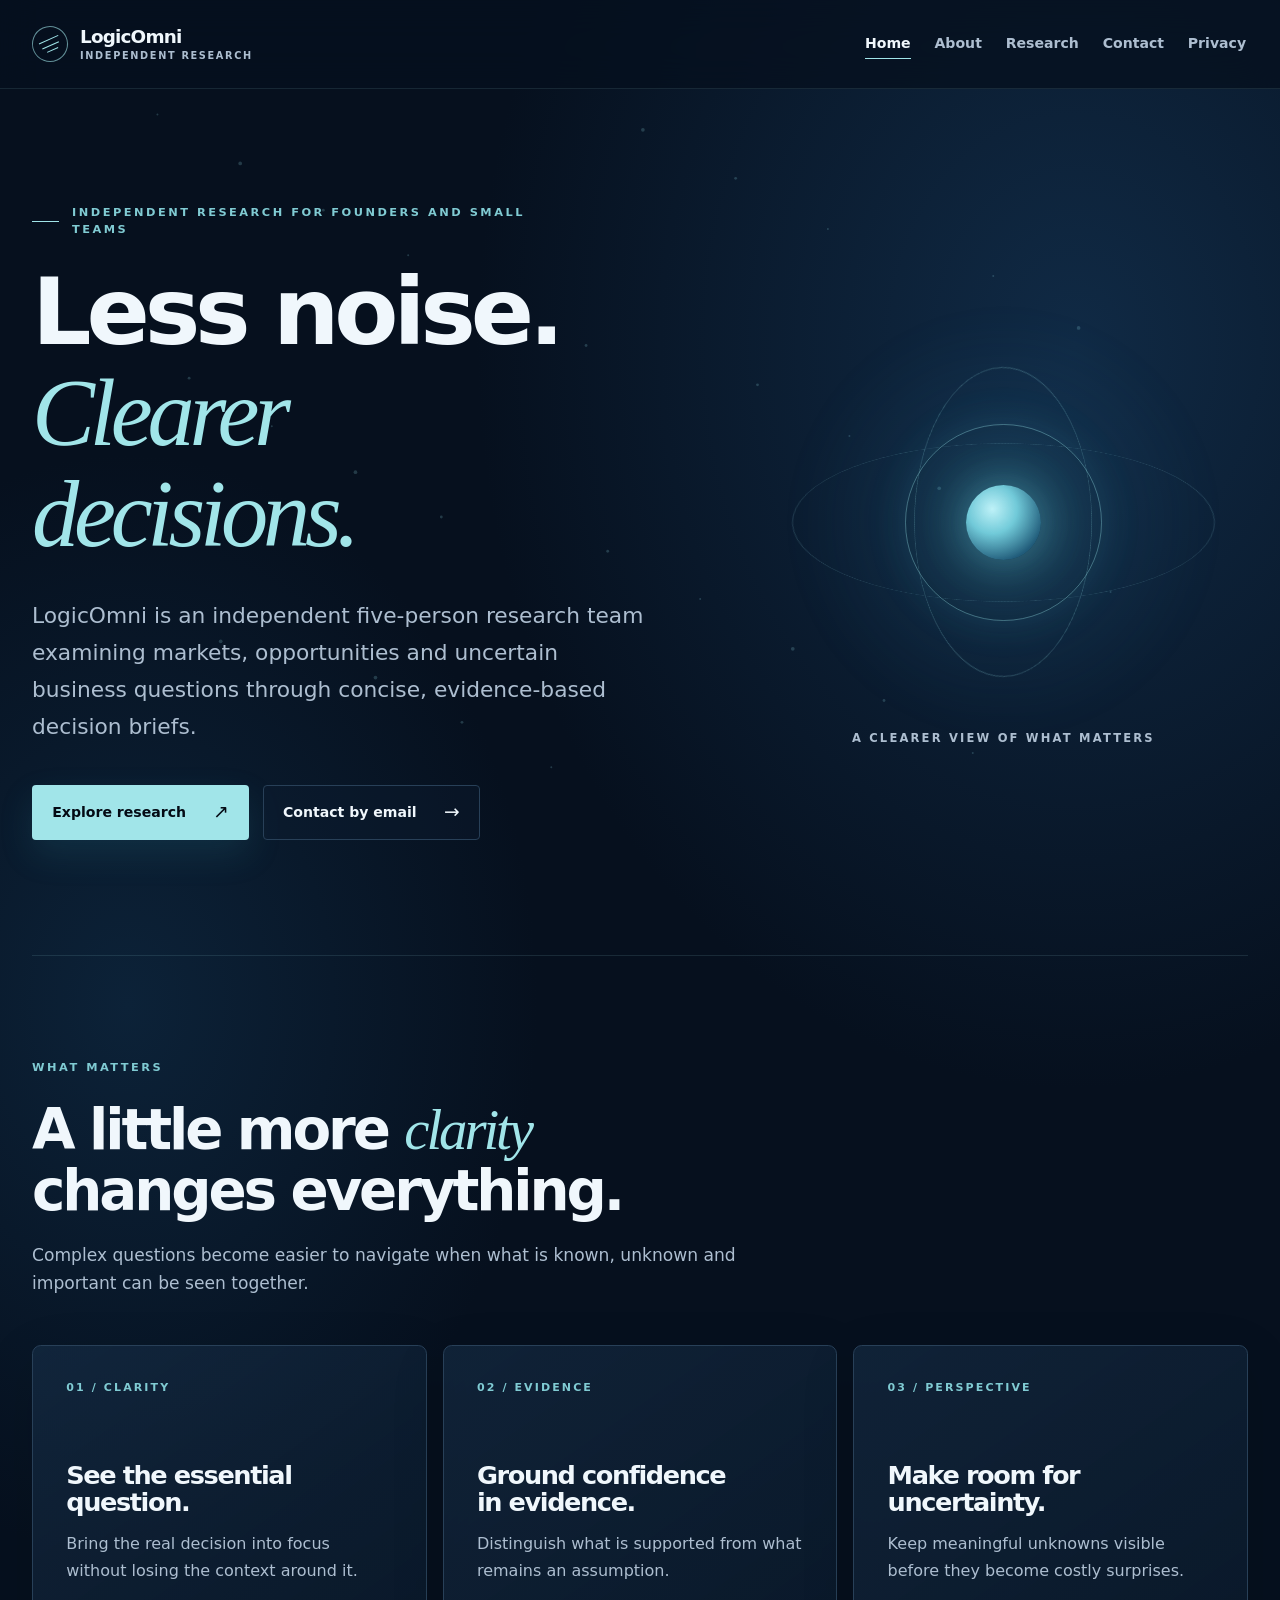
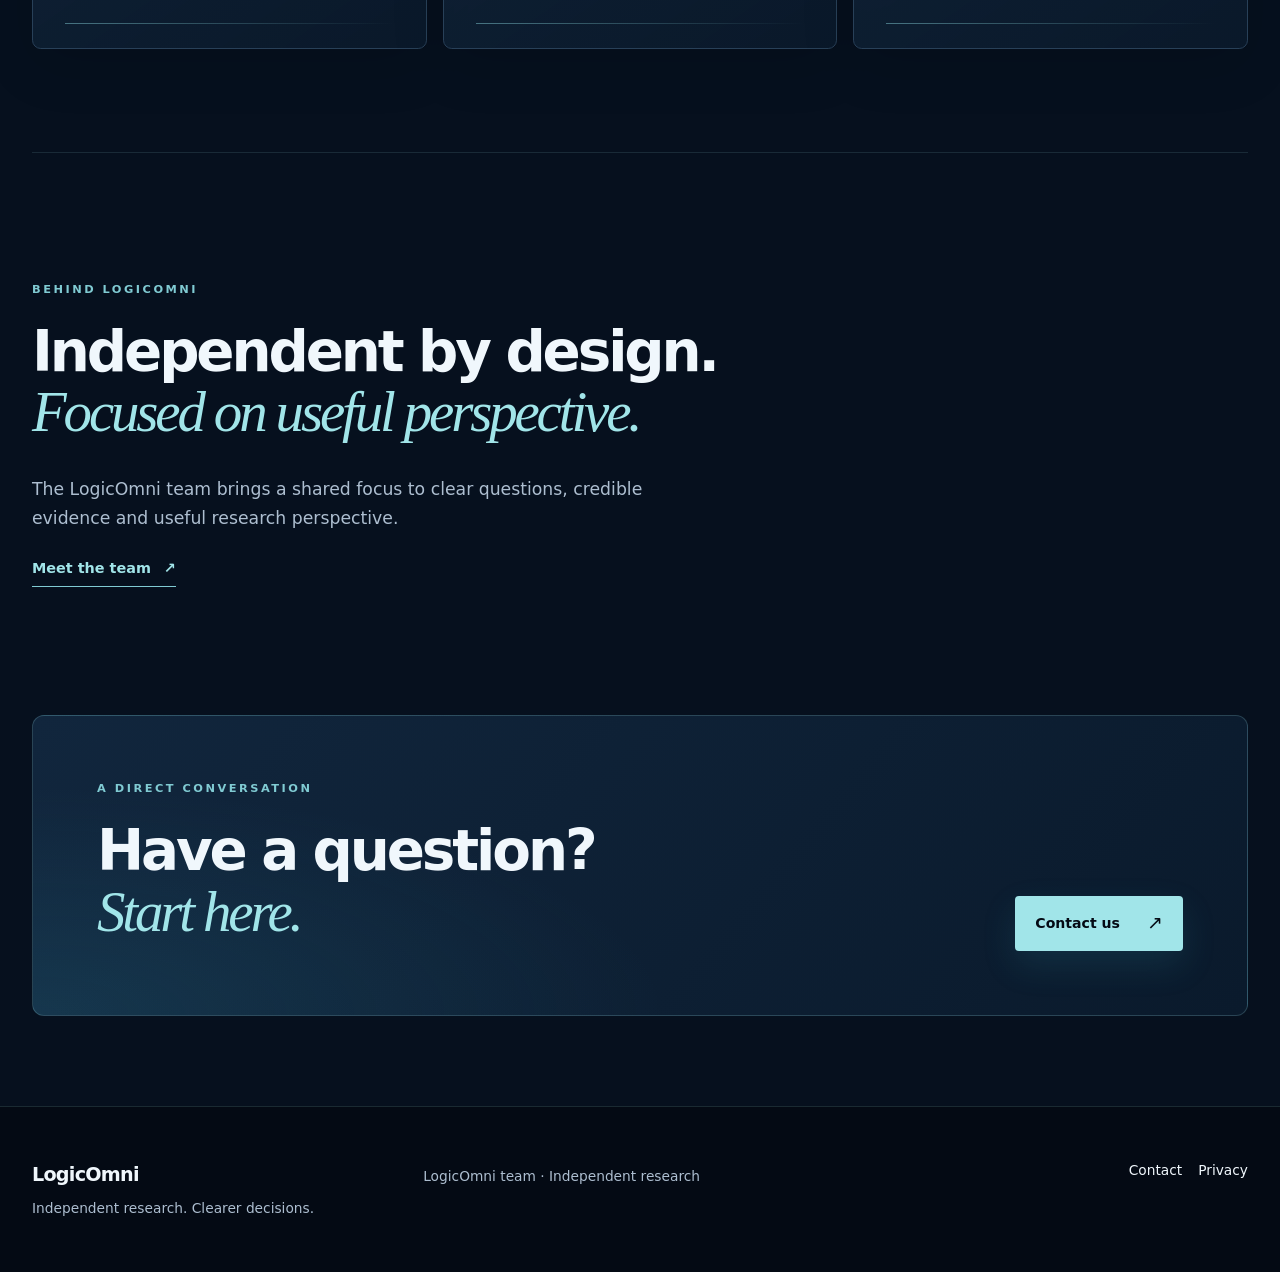
<file: public/index.html>
<!doctype html>
<html lang="en">
<head>
  <meta charset="utf-8">
  <meta name="viewport" content="width=device-width, initial-scale=1">
  <meta name="description" content="An independent research team for founders and small teams examining markets, opportunities and uncertain business decisions.">
  <meta name="referrer" content="no-referrer">
  <title>Independent research for clearer decisions — LogicOmni</title>
  <link rel="canonical" href="https://logicomni.com/">
  <meta property="og:type" content="website">
  <meta property="og:site_name" content="LogicOmni">
  <meta property="og:title" content="Independent research for clearer decisions — LogicOmni">
  <meta property="og:description" content="Independent team research for founders and small teams examining markets, opportunities and uncertain business decisions.">
  <meta property="og:url" content="https://logicomni.com/">
  <meta name="twitter:card" content="summary">
  <meta name="twitter:title" content="Independent research for clearer decisions — LogicOmni">
  <meta name="twitter:description" content="Independent team research for founders and small teams examining markets, opportunities and uncertain business decisions.">
  <link rel="icon" type="image/svg+xml" href="favicon.svg">
  <link rel="stylesheet" href="styles.css">
  <script src="motion.js" defer></script>
</head>
<body>
  <canvas class="ambient-canvas" aria-hidden="true"></canvas>
  <a class="skip-link" href="#main">Skip to content</a>
  <header class="site-header">
    <div class="shell nav-shell">
      <a class="brand" href="index.html" aria-label="LogicOmni home"><span class="brand-mark" aria-hidden="true"><i></i><i></i><i></i></span><span class="brand-word">LogicOmni<small>Independent research</small></span></a>
      <nav aria-label="Main navigation"><a href="index.html" aria-current="page">Home</a><a href="about.html">About</a><a href="research.html">Research</a><a href="contact.html">Contact</a><a href="privacy.html">Privacy</a></nav>
    </div>
  </header>
  <main id="main">
    <section class="hero shell" aria-labelledby="hero-title">
      <div class="hero-copy reveal">
        <p class="eyebrow"><span class="eyebrow-line" aria-hidden="true"></span> Independent research for founders and small teams</p>
        <h1 id="hero-title">Less noise.<br><em>Clearer decisions.</em></h1>
        <p class="hero-lead">LogicOmni is an independent five-person research team examining markets, opportunities and uncertain business questions through concise, evidence-based decision briefs.</p>
        <div class="hero-actions"><a class="button button-primary" href="research.html">Explore research <span aria-hidden="true">↗</span></a><a class="button button-quiet" href="contact.html">Contact by email <span aria-hidden="true">→</span></a></div>
      </div>
      <div class="hero-visual reveal delay-2" aria-hidden="true"><div class="orbit orbit-one"></div><div class="orbit orbit-two"></div><div class="orbit orbit-three"></div><div class="orb-core"></div><span class="visual-caption">A clearer view of what matters</span></div>
    </section>
    <section class="section shell" aria-labelledby="outcomes-title">
      <div class="section-heading reveal"><p class="eyebrow">What matters</p><h2 id="outcomes-title">A little more <em>clarity</em> changes everything.</h2><p>Complex questions become easier to navigate when what is known, unknown and important can be seen together.</p></div>
      <div class="card-grid">
        <article class="glass-card reveal delay-1" data-tilt><span class="card-index">01 / CLARITY</span><h3>See the essential question.</h3><p>Bring the real decision into focus without losing the context around it.</p><span class="card-line" aria-hidden="true"></span></article>
        <article class="glass-card reveal delay-2" data-tilt><span class="card-index">02 / EVIDENCE</span><h3>Ground confidence in evidence.</h3><p>Distinguish what is supported from what remains an assumption.</p><span class="card-line" aria-hidden="true"></span></article>
        <article class="glass-card reveal delay-3" data-tilt><span class="card-index">03 / PERSPECTIVE</span><h3>Make room for uncertainty.</h3><p>Keep meaningful unknowns visible before they become costly surprises.</p><span class="card-line" aria-hidden="true"></span></article>
      </div>
    </section>
    <section class="statement shell reveal" aria-labelledby="identity-title"><p class="eyebrow">Behind LogicOmni</p><h2 id="identity-title">Independent by design.<br><em>Focused on useful perspective.</em></h2><p>The LogicOmni team brings a shared focus to clear questions, credible evidence and useful research perspective.</p><a class="inline-arrow" href="about.html">Meet the team <span aria-hidden="true">↗</span></a></section>
    <section class="closing shell reveal" aria-labelledby="closing-title"><div><p class="eyebrow">A direct conversation</p><h2 id="closing-title">Have a question?<br><em>Start here.</em></h2></div><a class="button button-primary" href="contact.html">Contact us <span aria-hidden="true">↗</span></a></section>
  </main>
  <footer class="site-footer"><div class="shell footer-grid"><div><strong>LogicOmni</strong><p>Independent research. Clearer decisions.</p></div><div><p>LogicOmni team · Independent research</p></div><nav aria-label="Footer navigation"><a href="contact.html">Contact</a><a href="privacy.html">Privacy</a></nav></div></footer>
</body>
</html>
</file>
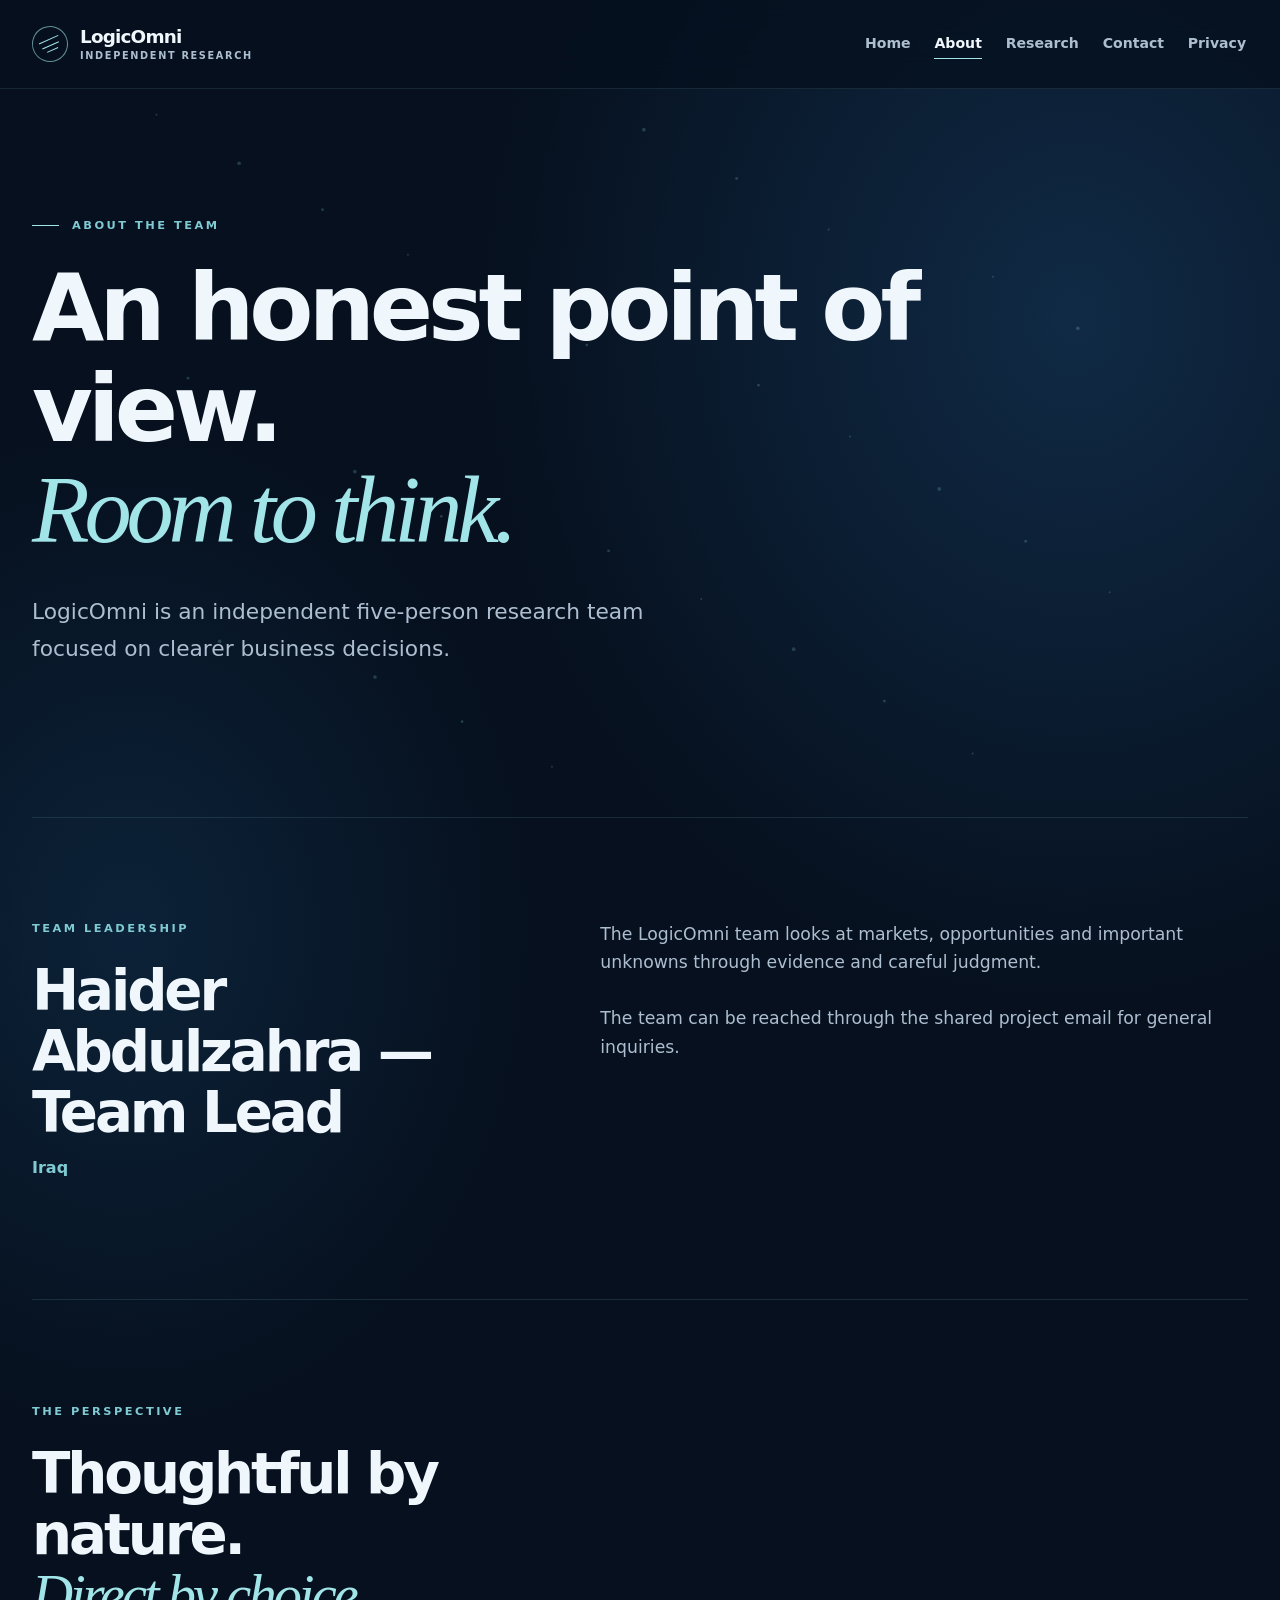
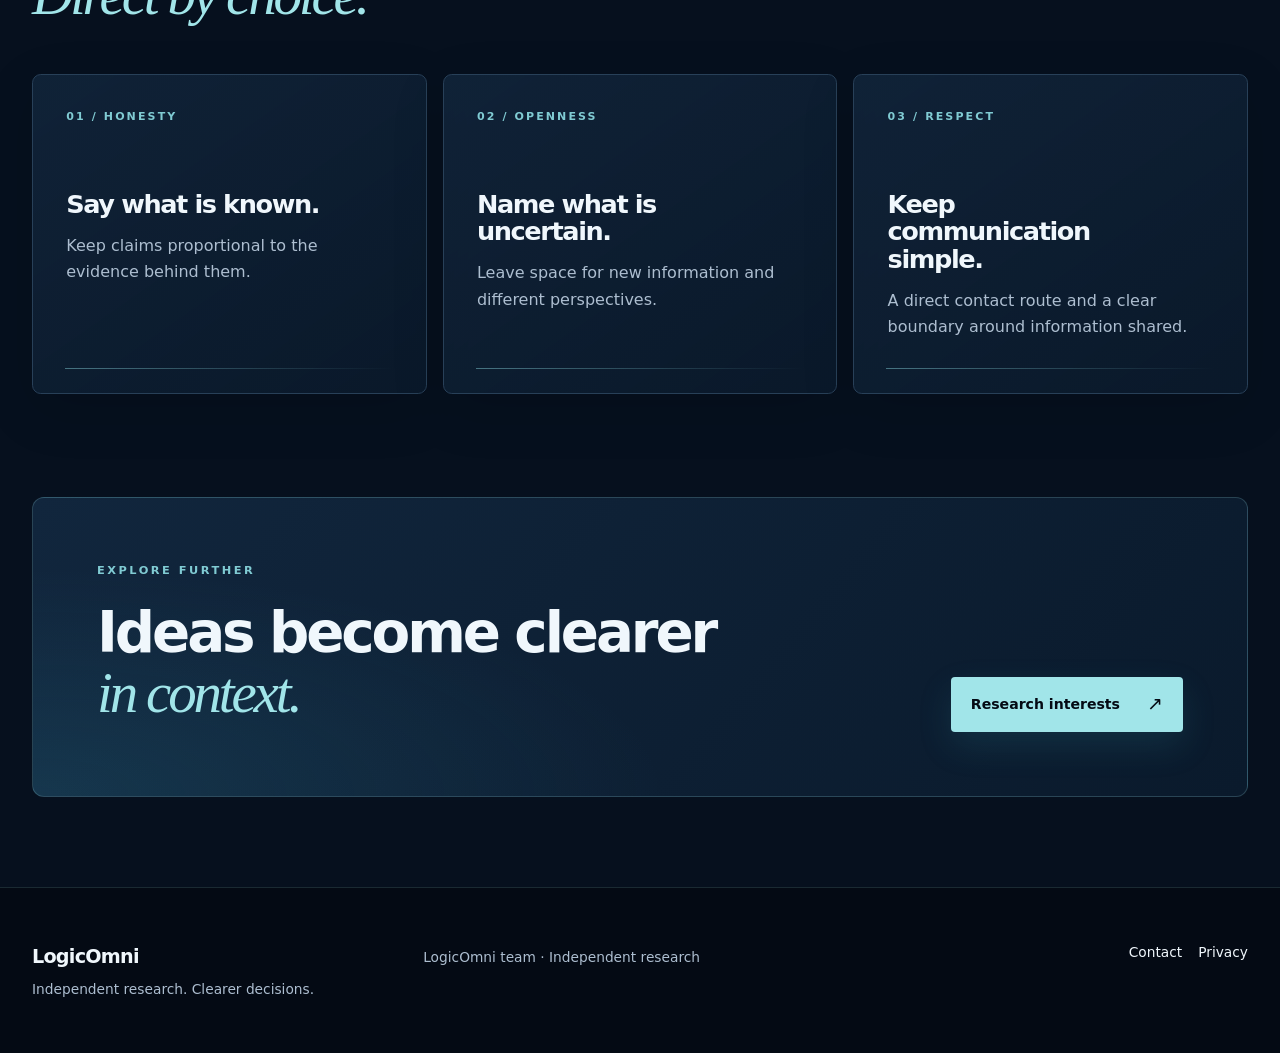
<file: public/about.html>
<!doctype html>
<html lang="en">
<head>
  <meta charset="utf-8">
  <meta name="viewport" content="width=device-width, initial-scale=1">
  <meta name="description" content="Meet the independent LogicOmni research team and its focus on clearer business decisions.">
  <meta name="referrer" content="no-referrer">
  <title>About — LogicOmni</title>
  <link rel="canonical" href="https://logicomni.com/about.html">
  <meta property="og:type" content="website">
  <meta property="og:site_name" content="LogicOmni">
  <meta property="og:title" content="About — LogicOmni">
  <meta property="og:description" content="Meet the independent LogicOmni research team and its focus on clearer business decisions.">
  <meta property="og:url" content="https://logicomni.com/about.html">
  <meta name="twitter:card" content="summary">
  <meta name="twitter:title" content="About — LogicOmni">
  <meta name="twitter:description" content="Meet the independent LogicOmni research team and its focus on clearer business decisions.">
  <link rel="icon" type="image/svg+xml" href="favicon.svg">
  <link rel="stylesheet" href="styles.css">
  <script src="motion.js" defer></script>
</head>
<body>
  <canvas class="ambient-canvas" aria-hidden="true"></canvas>
  <a class="skip-link" href="#main">Skip to content</a>
  <header class="site-header"><div class="shell nav-shell"><a class="brand" href="index.html" aria-label="LogicOmni home"><span class="brand-mark" aria-hidden="true"><i></i><i></i><i></i></span><span class="brand-word">LogicOmni<small>Independent research</small></span></a><nav aria-label="Main navigation"><a href="index.html">Home</a><a href="about.html" aria-current="page">About</a><a href="research.html">Research</a><a href="contact.html">Contact</a><a href="privacy.html">Privacy</a></nav></div></header>
  <main id="main">
    <section class="page-hero shell reveal"><p class="eyebrow"><span class="eyebrow-line" aria-hidden="true"></span> About the team</p><h1>An honest point of view.<br><em>Room to think.</em></h1><p class="hero-lead">LogicOmni is an independent five-person research team focused on clearer business decisions.</p></section>
    <section class="section shell two-column" aria-labelledby="person-title"><div class="reveal"><p class="eyebrow">Team leadership</p><h2 id="person-title">Haider Abdulzahra — Team Lead</h2><p class="section-intro">Iraq</p></div><div class="prose reveal delay-2"><p>The LogicOmni team looks at markets, opportunities and important unknowns through evidence and careful judgment.</p><p>The team can be reached through the shared project email for general inquiries.</p></div></section>
    <section class="section shell" aria-labelledby="values-title"><div class="section-heading reveal"><p class="eyebrow">The perspective</p><h2 id="values-title">Thoughtful by nature.<br><em>Direct by choice.</em></h2></div><div class="card-grid"><article class="glass-card reveal delay-1" data-tilt><span class="card-index">01 / HONESTY</span><h3>Say what is known.</h3><p>Keep claims proportional to the evidence behind them.</p><span class="card-line" aria-hidden="true"></span></article><article class="glass-card reveal delay-2" data-tilt><span class="card-index">02 / OPENNESS</span><h3>Name what is uncertain.</h3><p>Leave space for new information and different perspectives.</p><span class="card-line" aria-hidden="true"></span></article><article class="glass-card reveal delay-3" data-tilt><span class="card-index">03 / RESPECT</span><h3>Keep communication simple.</h3><p>A direct contact route and a clear boundary around information shared.</p><span class="card-line" aria-hidden="true"></span></article></div></section>
    <section class="closing shell reveal" aria-labelledby="next-title"><div><p class="eyebrow">Explore further</p><h2 id="next-title">Ideas become clearer<br><em>in context.</em></h2></div><a class="button button-primary" href="research.html">Research interests <span aria-hidden="true">↗</span></a></section>
  </main>
  <footer class="site-footer"><div class="shell footer-grid"><div><strong>LogicOmni</strong><p>Independent research. Clearer decisions.</p></div><div><p>LogicOmni team · Independent research</p></div><nav aria-label="Footer navigation"><a href="contact.html">Contact</a><a href="privacy.html">Privacy</a></nav></div></footer>
</body>
</html>
</file>
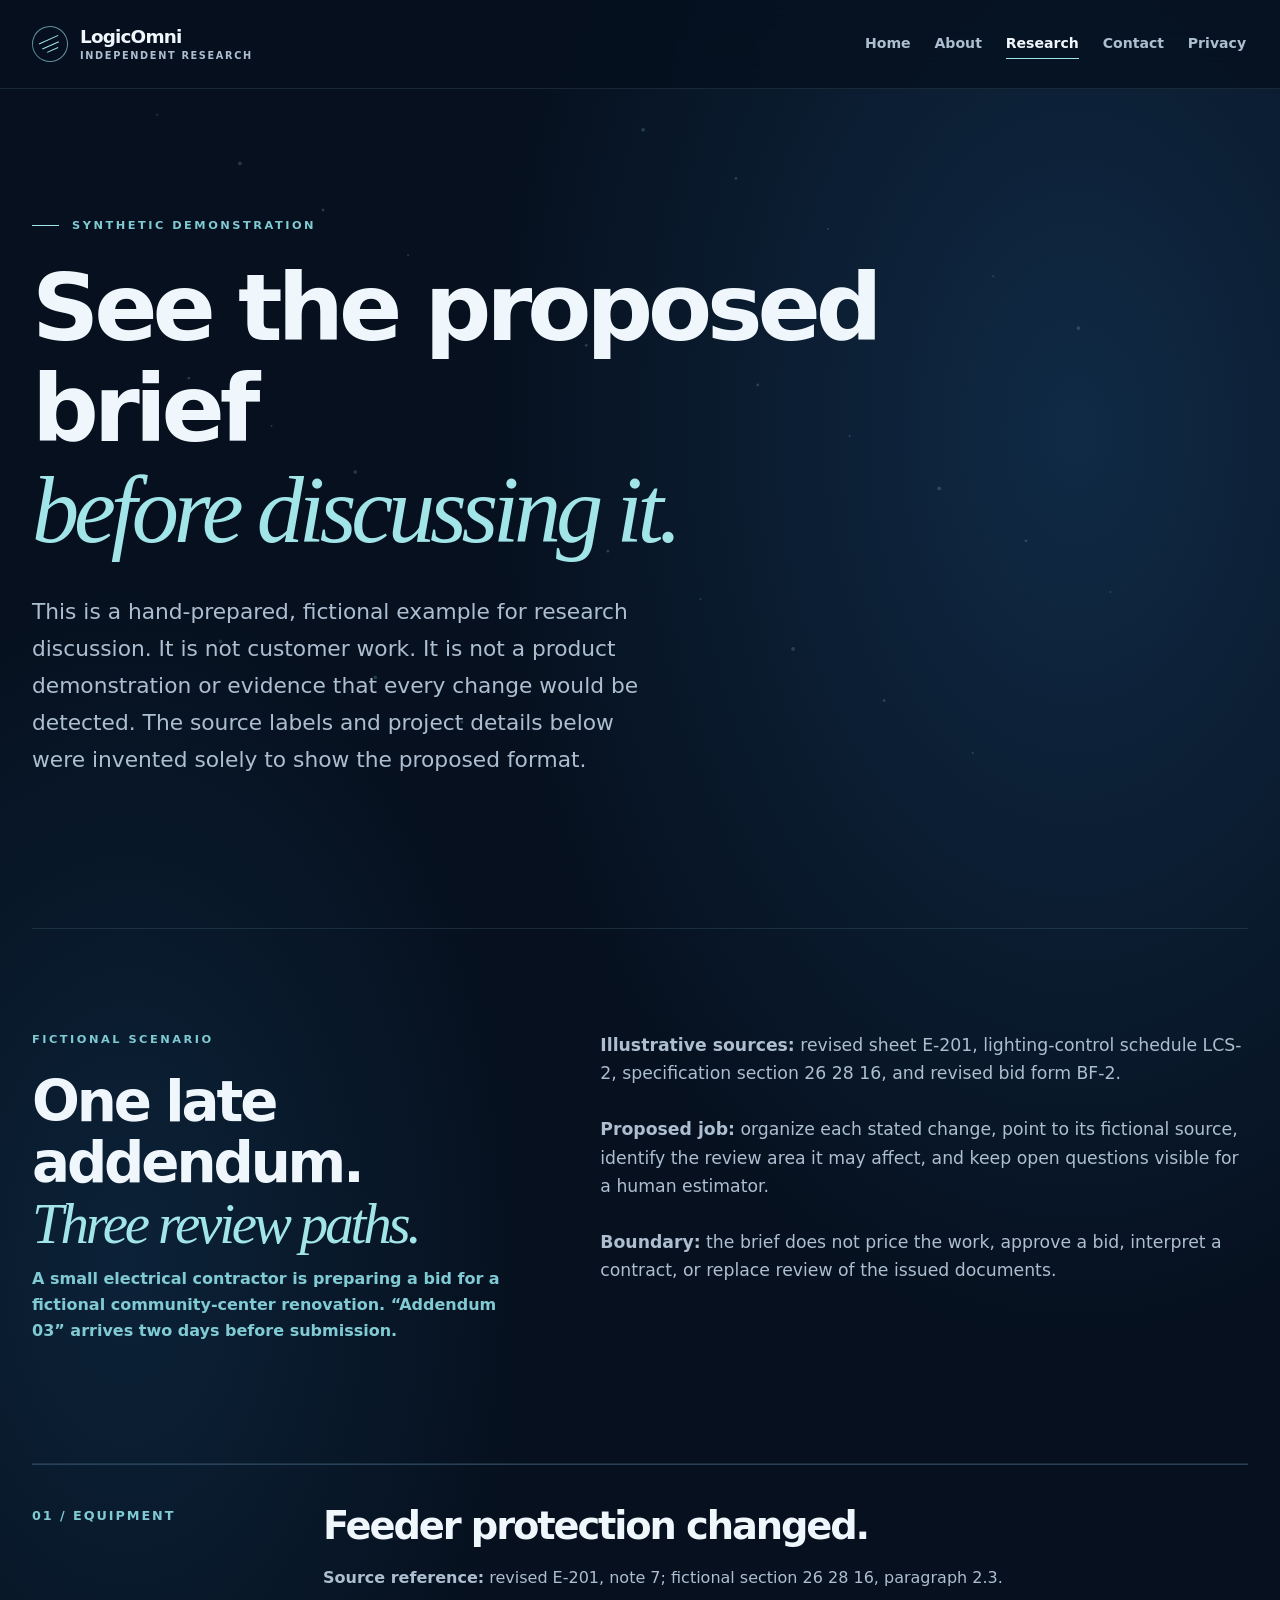
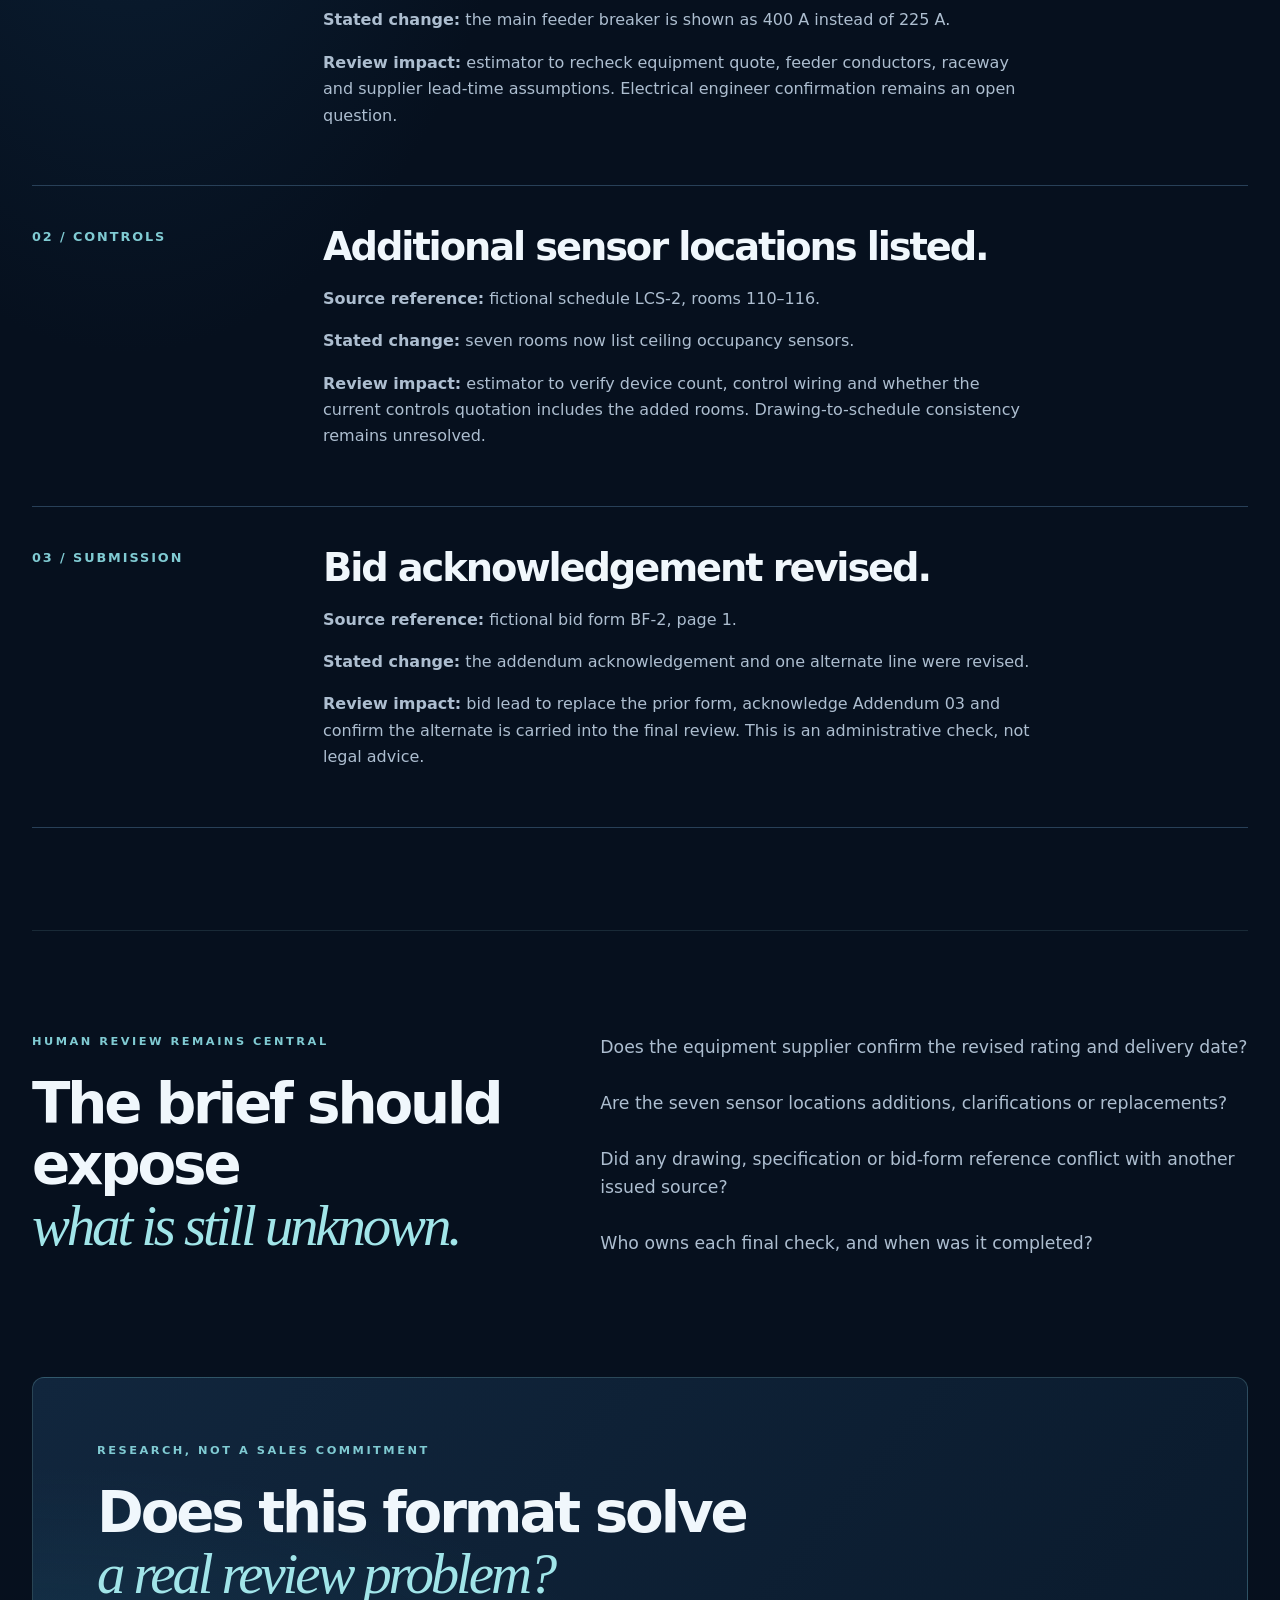
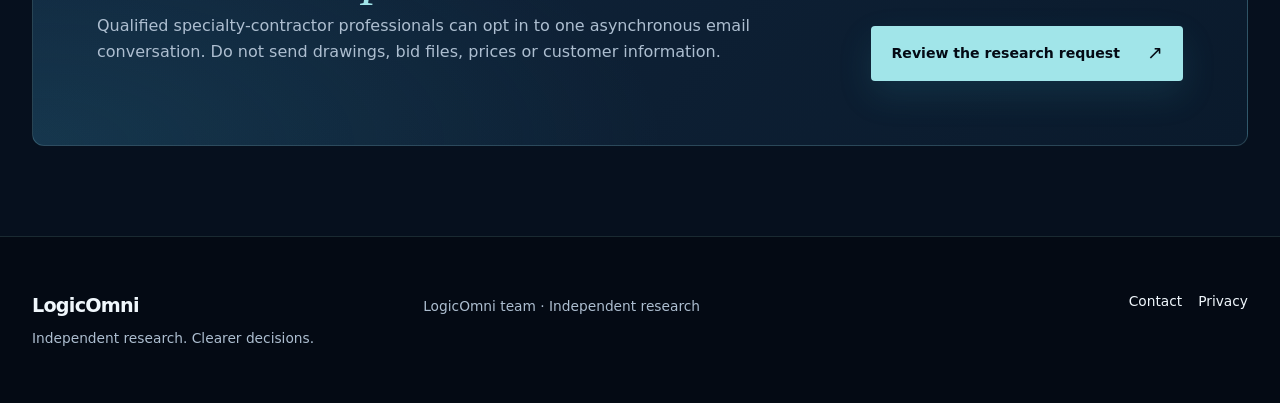
<file: public/addendum-impact-sample.html>
<!doctype html>
<html lang="en">
<head>
  <meta charset="utf-8">
  <meta name="viewport" content="width=device-width, initial-scale=1">
  <meta name="description" content="A clearly labeled synthetic example of a source-linked bid-addendum impact brief for a small specialty contractor.">
  <meta name="referrer" content="no-referrer">
  <title>Synthetic addendum impact sample — LogicOmni</title>
  <link rel="canonical" href="https://logicomni.com/addendum-impact-sample.html">
  <meta property="og:type" content="website">
  <meta property="og:site_name" content="LogicOmni">
  <meta property="og:title" content="Synthetic addendum impact sample — LogicOmni">
  <meta property="og:description" content="An illustrative, hand-prepared example showing how changed bid requirements could be organized for review.">
  <meta property="og:url" content="https://logicomni.com/addendum-impact-sample.html">
  <meta name="twitter:card" content="summary">
  <meta name="twitter:title" content="Synthetic addendum impact sample — LogicOmni">
  <meta name="twitter:description" content="An illustrative, hand-prepared example of a bid-addendum impact brief.">
  <link rel="icon" type="image/svg+xml" href="favicon.svg">
  <link rel="stylesheet" href="styles.css">
  <script src="motion.js" defer></script>
</head>
<body>
  <canvas class="ambient-canvas" aria-hidden="true"></canvas>
  <a class="skip-link" href="#main">Skip to content</a>
  <header class="site-header"><div class="shell nav-shell"><a class="brand" href="index.html" aria-label="LogicOmni home"><span class="brand-mark" aria-hidden="true"><i></i><i></i><i></i></span><span class="brand-word">LogicOmni<small>Independent research</small></span></a><nav aria-label="Main navigation"><a href="index.html">Home</a><a href="about.html">About</a><a href="research.html" aria-current="page">Research</a><a href="contact.html">Contact</a><a href="privacy.html">Privacy</a></nav></div></header>
  <main id="main">
    <section class="page-hero shell reveal"><p class="eyebrow"><span class="eyebrow-line" aria-hidden="true"></span> Synthetic demonstration</p><h1>See the proposed brief<br><em>before discussing it.</em></h1><p class="hero-lead">This is a hand-prepared, fictional example for research discussion. It is not customer work. It is not a product demonstration or evidence that every change would be detected. The source labels and project details below were invented solely to show the proposed format.</p></section>
    <section class="section shell two-column" aria-labelledby="scenario-title"><div class="reveal"><p class="eyebrow">Fictional scenario</p><h2 id="scenario-title">One late addendum.<br><em>Three review paths.</em></h2><p class="section-intro">A small electrical contractor is preparing a bid for a fictional community-center renovation. “Addendum 03” arrives two days before submission.</p></div><div class="prose reveal delay-2"><p><strong>Illustrative sources:</strong> revised sheet E-201, lighting-control schedule LCS-2, specification section 26 28 16, and revised bid form BF-2.</p><p><strong>Proposed job:</strong> organize each stated change, point to its fictional source, identify the review area it may affect, and keep open questions visible for a human estimator.</p><p><strong>Boundary:</strong> the brief does not price the work, approve a bid, interpret a contract, or replace review of the issued documents.</p></div></section>
    <section class="section shell privacy-stack" aria-label="Illustrative impact brief"><article class="privacy-row reveal"><span class="privacy-number">01 / EQUIPMENT</span><div><h2>Feeder protection changed.</h2><p><strong>Source reference:</strong> revised E-201, note 7; fictional section 26 28 16, paragraph 2.3.</p><p><strong>Stated change:</strong> the main feeder breaker is shown as 400 A instead of 225 A.</p><p><strong>Review impact:</strong> estimator to recheck equipment quote, feeder conductors, raceway and supplier lead-time assumptions. Electrical engineer confirmation remains an open question.</p></div></article><article class="privacy-row reveal"><span class="privacy-number">02 / CONTROLS</span><div><h2>Additional sensor locations listed.</h2><p><strong>Source reference:</strong> fictional schedule LCS-2, rooms 110–116.</p><p><strong>Stated change:</strong> seven rooms now list ceiling occupancy sensors.</p><p><strong>Review impact:</strong> estimator to verify device count, control wiring and whether the current controls quotation includes the added rooms. Drawing-to-schedule consistency remains unresolved.</p></div></article><article class="privacy-row reveal"><span class="privacy-number">03 / SUBMISSION</span><div><h2>Bid acknowledgement revised.</h2><p><strong>Source reference:</strong> fictional bid form BF-2, page 1.</p><p><strong>Stated change:</strong> the addendum acknowledgement and one alternate line were revised.</p><p><strong>Review impact:</strong> bid lead to replace the prior form, acknowledge Addendum 03 and confirm the alternate is carried into the final review. This is an administrative check, not legal advice.</p></div></article></section>
    <section class="section shell two-column" aria-labelledby="questions-title"><div class="reveal"><p class="eyebrow">Human review remains central</p><h2 id="questions-title">The brief should expose<br><em>what is still unknown.</em></h2></div><div class="prose reveal delay-2"><p>Does the equipment supplier confirm the revised rating and delivery date?</p><p>Are the seven sensor locations additions, clarifications or replacements?</p><p>Did any drawing, specification or bid-form reference conflict with another issued source?</p><p>Who owns each final check, and when was it completed?</p></div></section>
    <section class="closing shell reveal" aria-labelledby="sample-cta-title"><div><p class="eyebrow">Research, not a sales commitment</p><h2 id="sample-cta-title">Does this format solve<br><em>a real review problem?</em></h2><p>Qualified specialty-contractor professionals can opt in to one asynchronous email conversation. Do not send drawings, bid files, prices or customer information.</p></div><a class="button button-primary" href="research-participation.html">Review the research request <span aria-hidden="true">↗</span></a></section>
  </main>
  <footer class="site-footer"><div class="shell footer-grid"><div><strong>LogicOmni</strong><p>Independent research. Clearer decisions.</p></div><div><p>LogicOmni team · Independent research</p></div><nav aria-label="Footer navigation"><a href="contact.html">Contact</a><a href="privacy.html">Privacy</a></nav></div></footer>
</body>
</html>
</file>
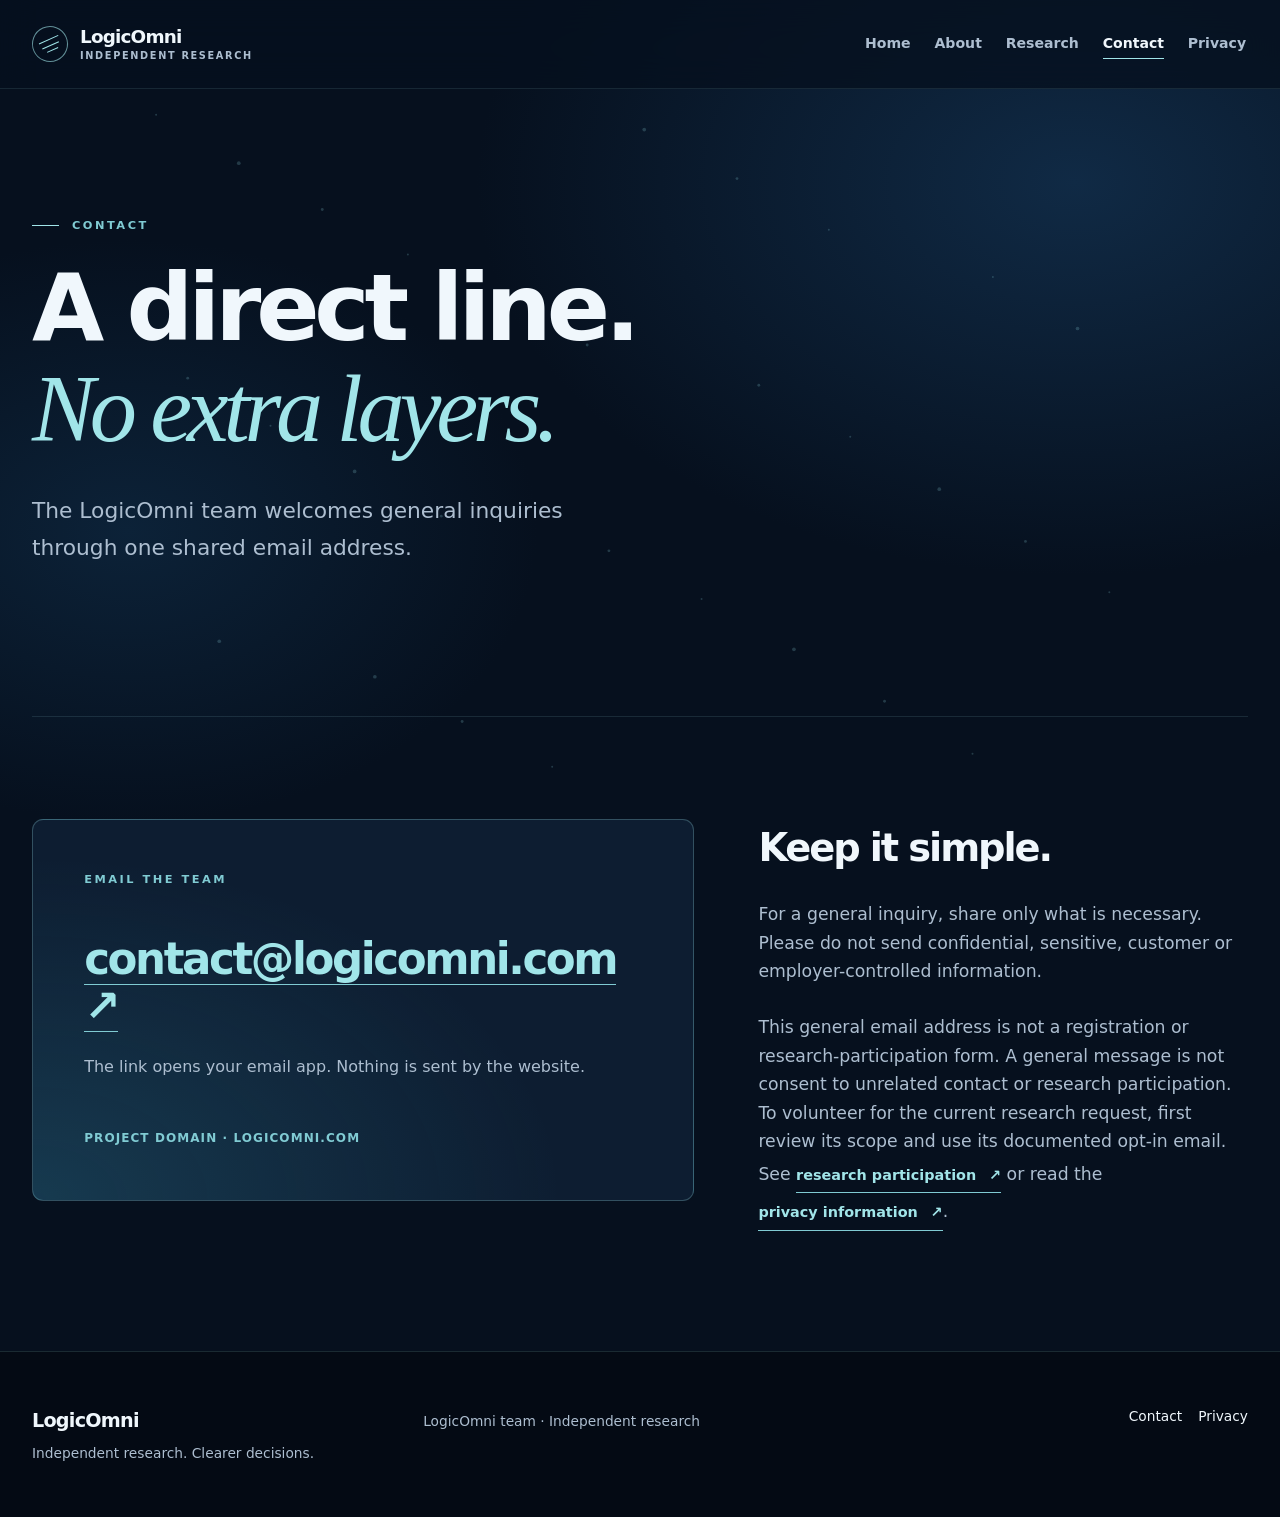
<file: public/contact.html>
<!doctype html>
<html lang="en">
<head>
  <meta charset="utf-8">
  <meta name="viewport" content="width=device-width, initial-scale=1">
  <meta name="description" content="Contact the LogicOmni research team by email for general inquiries.">
  <meta name="referrer" content="no-referrer">
  <title>Contact — LogicOmni</title>
  <link rel="canonical" href="https://logicomni.com/contact.html">
  <meta property="og:type" content="website">
  <meta property="og:site_name" content="LogicOmni">
  <meta property="og:title" content="Contact — LogicOmni">
  <meta property="og:description" content="Contact the LogicOmni research team by email for general inquiries.">
  <meta property="og:url" content="https://logicomni.com/contact.html">
  <meta name="twitter:card" content="summary">
  <meta name="twitter:title" content="Contact — LogicOmni">
  <meta name="twitter:description" content="Contact the LogicOmni research team by email for general inquiries.">
  <link rel="icon" type="image/svg+xml" href="favicon.svg">
  <link rel="stylesheet" href="styles.css">
  <script src="motion.js" defer></script>
</head>
<body>
  <canvas class="ambient-canvas" aria-hidden="true"></canvas>
  <a class="skip-link" href="#main">Skip to content</a>
  <header class="site-header"><div class="shell nav-shell"><a class="brand" href="index.html" aria-label="LogicOmni home"><span class="brand-mark" aria-hidden="true"><i></i><i></i><i></i></span><span class="brand-word">LogicOmni<small>Independent research</small></span></a><nav aria-label="Main navigation"><a href="index.html">Home</a><a href="about.html">About</a><a href="research.html">Research</a><a href="contact.html" aria-current="page">Contact</a><a href="privacy.html">Privacy</a></nav></div></header>
  <main id="main">
    <section class="page-hero shell reveal"><p class="eyebrow"><span class="eyebrow-line" aria-hidden="true"></span> Contact</p><h1>A direct line.<br><em>No extra layers.</em></h1><p class="hero-lead">The LogicOmni team welcomes general inquiries through one shared email address.</p></section>
    <section class="section shell contact-layout" aria-labelledby="email-title"><div class="contact-panel reveal"><p class="eyebrow">Email the team</p><h2 id="email-title"><a href="mailto:contact@logicomni.com">contact@logicomni.com <span aria-hidden="true">↗</span></a></h2><p>The link opens your email app. Nothing is sent by the website.</p><span class="contact-domain">Project domain · logicomni.com</span></div><div class="prose contact-guidance reveal delay-2"><h2>Keep it simple.</h2><p>For a general inquiry, share only what is necessary. Please do not send confidential, sensitive, customer or employer-controlled information.</p><p>This general email address is not a registration or research-participation form. A general message is not consent to unrelated contact or research participation. To volunteer for the current research request, first review its scope and use its documented opt-in email. See <a class="inline-arrow" href="research-participation.html">research participation <span aria-hidden="true">↗</span></a> or read the <a class="inline-arrow" href="privacy.html">privacy information <span aria-hidden="true">↗</span></a>.</p></div></section>
  </main>
  <footer class="site-footer"><div class="shell footer-grid"><div><strong>LogicOmni</strong><p>Independent research. Clearer decisions.</p></div><div><p>LogicOmni team · Independent research</p></div><nav aria-label="Footer navigation"><a href="contact.html">Contact</a><a href="privacy.html">Privacy</a></nav></div></footer>
</body>
</html>
</file>
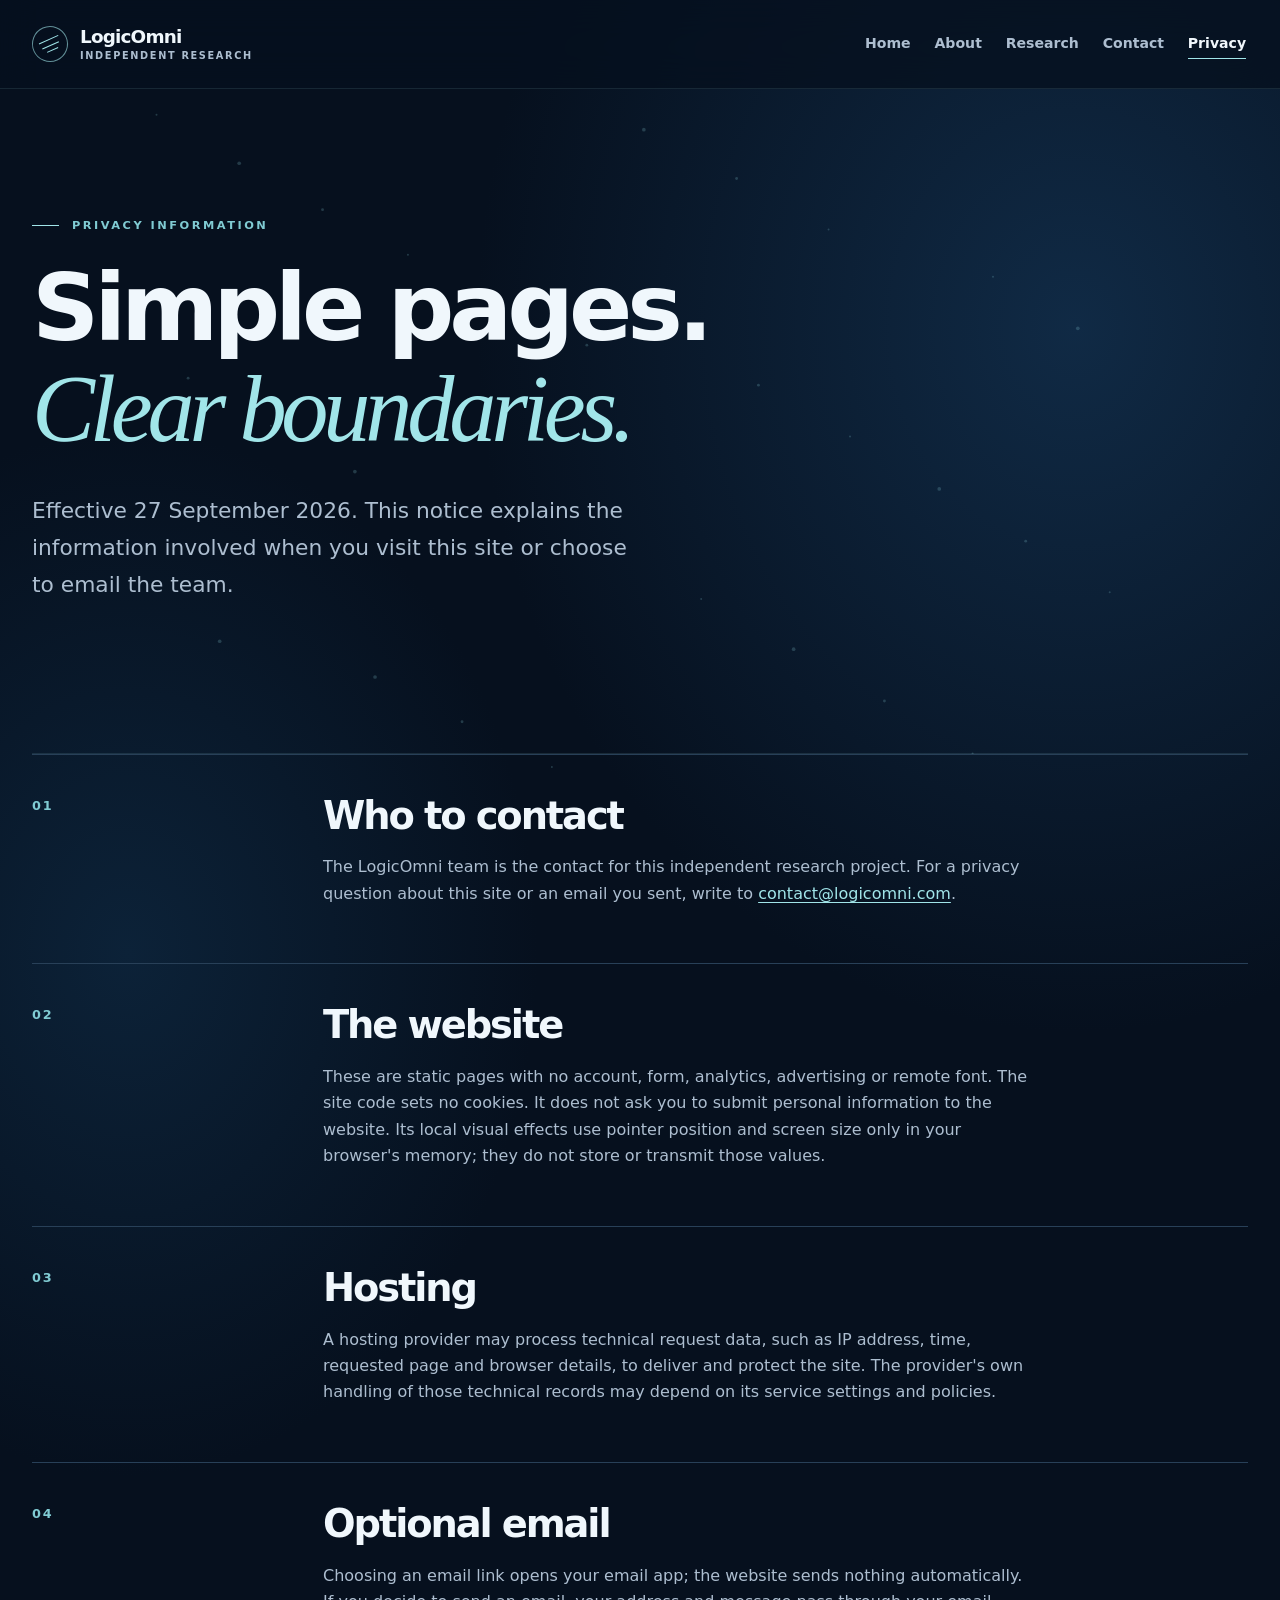
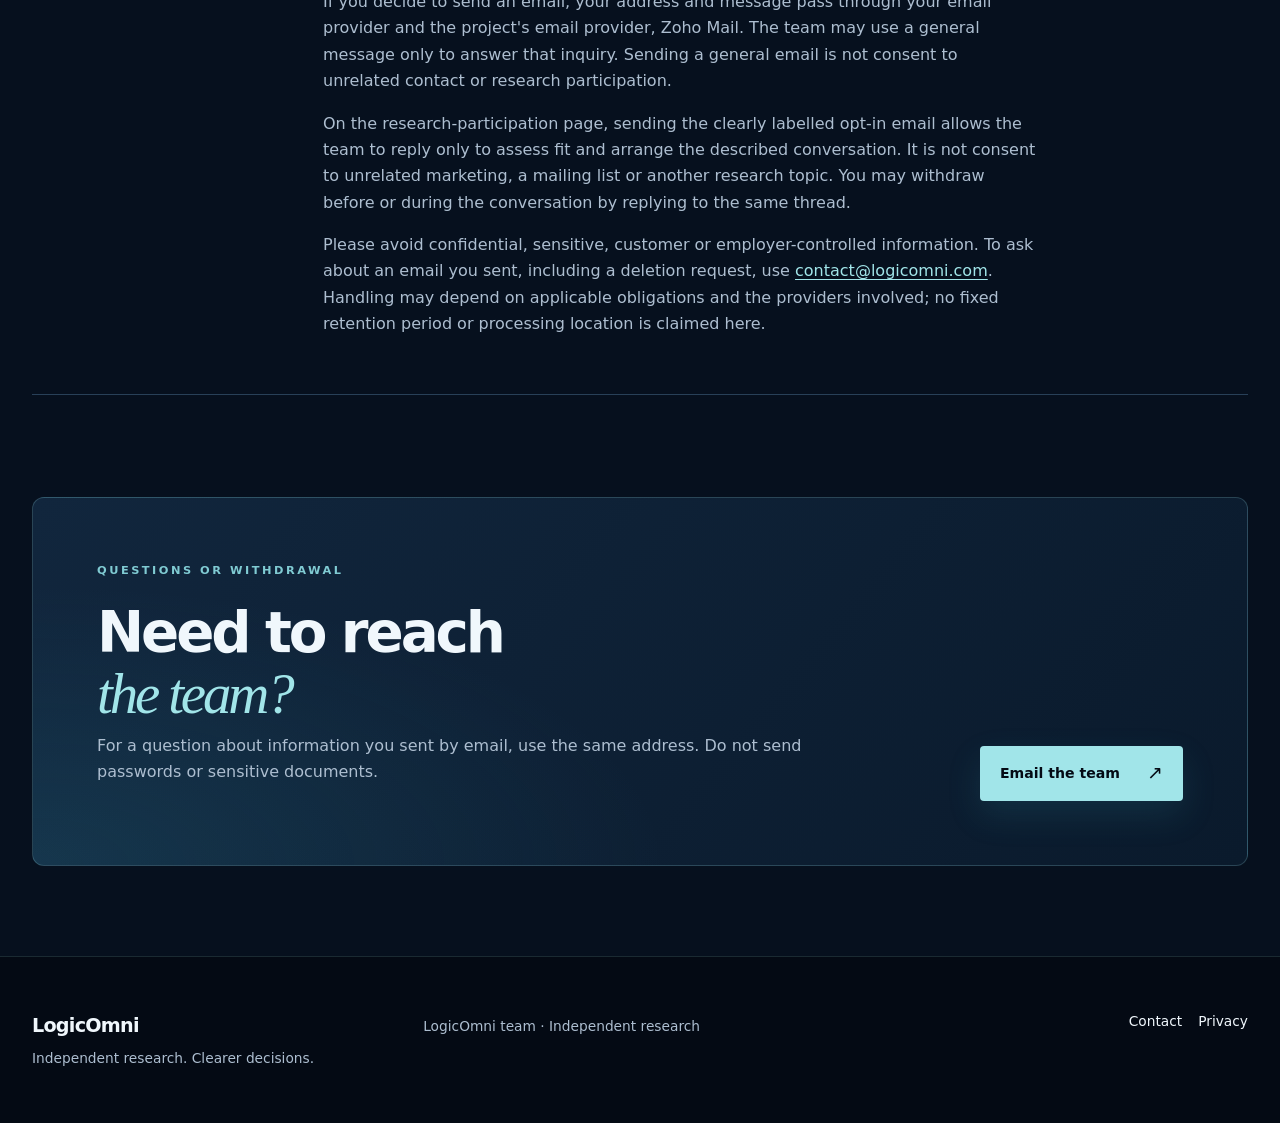
<file: public/privacy.html>
<!doctype html>
<html lang="en">
<head>
  <meta charset="utf-8">
  <meta name="viewport" content="width=device-width, initial-scale=1">
  <meta name="description" content="How LogicOmni's static website and optional email contact handle information, in plain language.">
  <meta name="referrer" content="no-referrer">
  <title>Privacy information — LogicOmni</title>
  <link rel="canonical" href="https://logicomni.com/privacy.html">
  <meta property="og:type" content="website">
  <meta property="og:site_name" content="LogicOmni">
  <meta property="og:title" content="Privacy information — LogicOmni">
  <meta property="og:description" content="How LogicOmni's static website and optional email contact handle information, in plain language.">
  <meta property="og:url" content="https://logicomni.com/privacy.html">
  <meta name="twitter:card" content="summary">
  <meta name="twitter:title" content="Privacy information — LogicOmni">
  <meta name="twitter:description" content="How LogicOmni's static website and optional email contact handle information, in plain language.">
  <link rel="icon" type="image/svg+xml" href="favicon.svg">
  <link rel="stylesheet" href="styles.css">
  <script src="motion.js" defer></script>
</head>
<body>
  <canvas class="ambient-canvas" aria-hidden="true"></canvas>
  <a class="skip-link" href="#main">Skip to content</a>
  <header class="site-header"><div class="shell nav-shell"><a class="brand" href="index.html" aria-label="LogicOmni home"><span class="brand-mark" aria-hidden="true"><i></i><i></i><i></i></span><span class="brand-word">LogicOmni<small>Independent research</small></span></a><nav aria-label="Main navigation"><a href="index.html">Home</a><a href="about.html">About</a><a href="research.html">Research</a><a href="contact.html">Contact</a><a href="privacy.html" aria-current="page">Privacy</a></nav></div></header>
  <main id="main">
    <section class="page-hero shell reveal"><p class="eyebrow"><span class="eyebrow-line" aria-hidden="true"></span> Privacy information</p><h1>Simple pages.<br><em>Clear boundaries.</em></h1><p class="hero-lead">Effective 27 September 2026. This notice explains the information involved when you visit this site or choose to email the team.</p></section>
    <section class="section shell privacy-stack" aria-label="Privacy details"><article class="privacy-row reveal"><span class="privacy-number">01</span><div><h2>Who to contact</h2><p>The LogicOmni team is the contact for this independent research project. For a privacy question about this site or an email you sent, write to <a href="mailto:contact@logicomni.com">contact@logicomni.com</a>.</p></div></article><article class="privacy-row reveal"><span class="privacy-number">02</span><div><h2>The website</h2><p>These are static pages with no account, form, analytics, advertising or remote font. The site code sets no cookies. It does not ask you to submit personal information to the website. Its local visual effects use pointer position and screen size only in your browser's memory; they do not store or transmit those values.</p></div></article><article class="privacy-row reveal"><span class="privacy-number">03</span><div><h2>Hosting</h2><p>A hosting provider may process technical request data, such as IP address, time, requested page and browser details, to deliver and protect the site. The provider's own handling of those technical records may depend on its service settings and policies.</p></div></article><article class="privacy-row reveal"><span class="privacy-number">04</span><div><h2>Optional email</h2><p>Choosing an email link opens your email app; the website sends nothing automatically. If you decide to send an email, your address and message pass through your email provider and the project's email provider, Zoho Mail. The team may use a general message only to answer that inquiry. Sending a general email is not consent to unrelated contact or research participation.</p><p>On the research-participation page, sending the clearly labelled opt-in email allows the team to reply only to assess fit and arrange the described conversation. It is not consent to unrelated marketing, a mailing list or another research topic. You may withdraw before or during the conversation by replying to the same thread.</p><p>Please avoid confidential, sensitive, customer or employer-controlled information. To ask about an email you sent, including a deletion request, use <a href="mailto:contact@logicomni.com">contact@logicomni.com</a>. Handling may depend on applicable obligations and the providers involved; no fixed retention period or processing location is claimed here.</p></div></article></section>
    <section class="closing shell reveal" aria-labelledby="privacy-contact-title"><div><p class="eyebrow">Questions or withdrawal</p><h2 id="privacy-contact-title">Need to reach<br><em>the team?</em></h2><p>For a question about information you sent by email, use the same address. Do not send passwords or sensitive documents.</p></div><a class="button button-primary" href="mailto:contact@logicomni.com">Email the team <span aria-hidden="true">↗</span></a></section>
  </main>
  <footer class="site-footer"><div class="shell footer-grid"><div><strong>LogicOmni</strong><p>Independent research. Clearer decisions.</p></div><div><p>LogicOmni team · Independent research</p></div><nav aria-label="Footer navigation"><a href="contact.html">Contact</a><a href="privacy.html">Privacy</a></nav></div></footer>
</body>
</html>
</file>
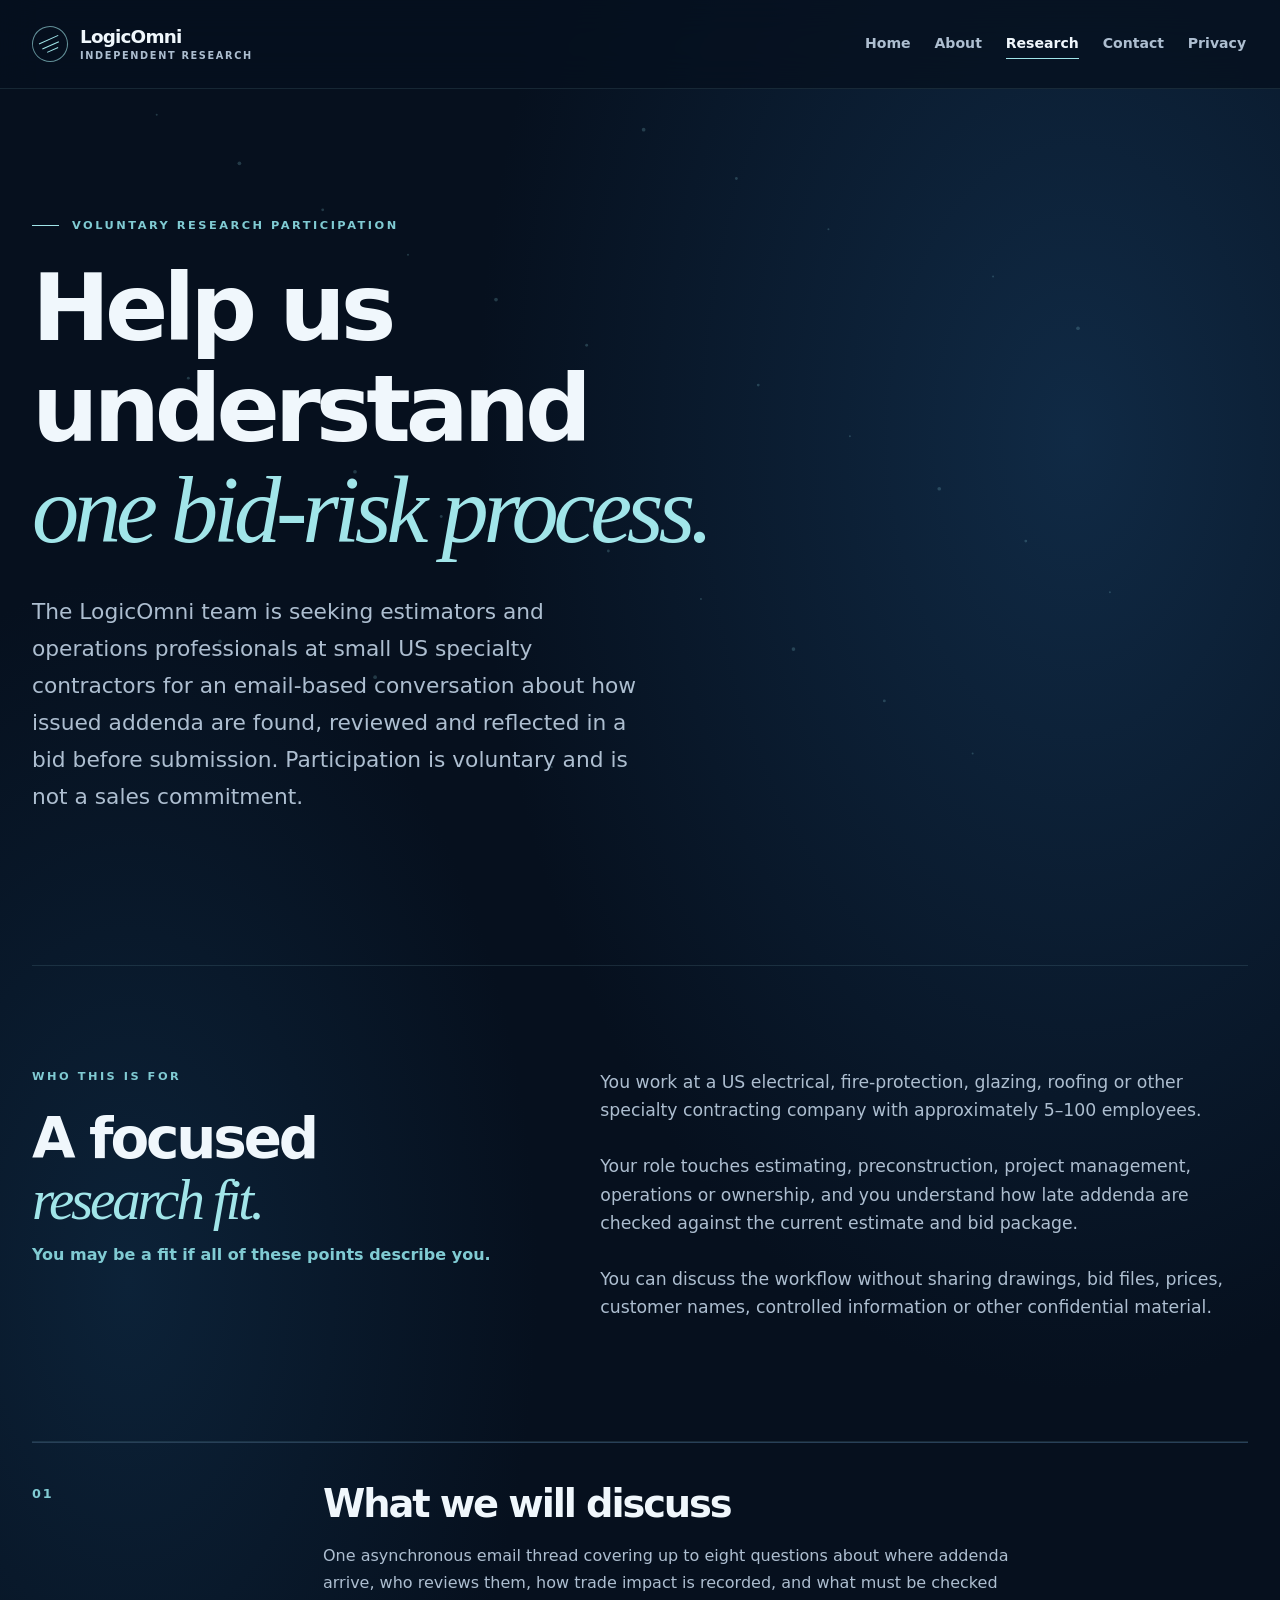
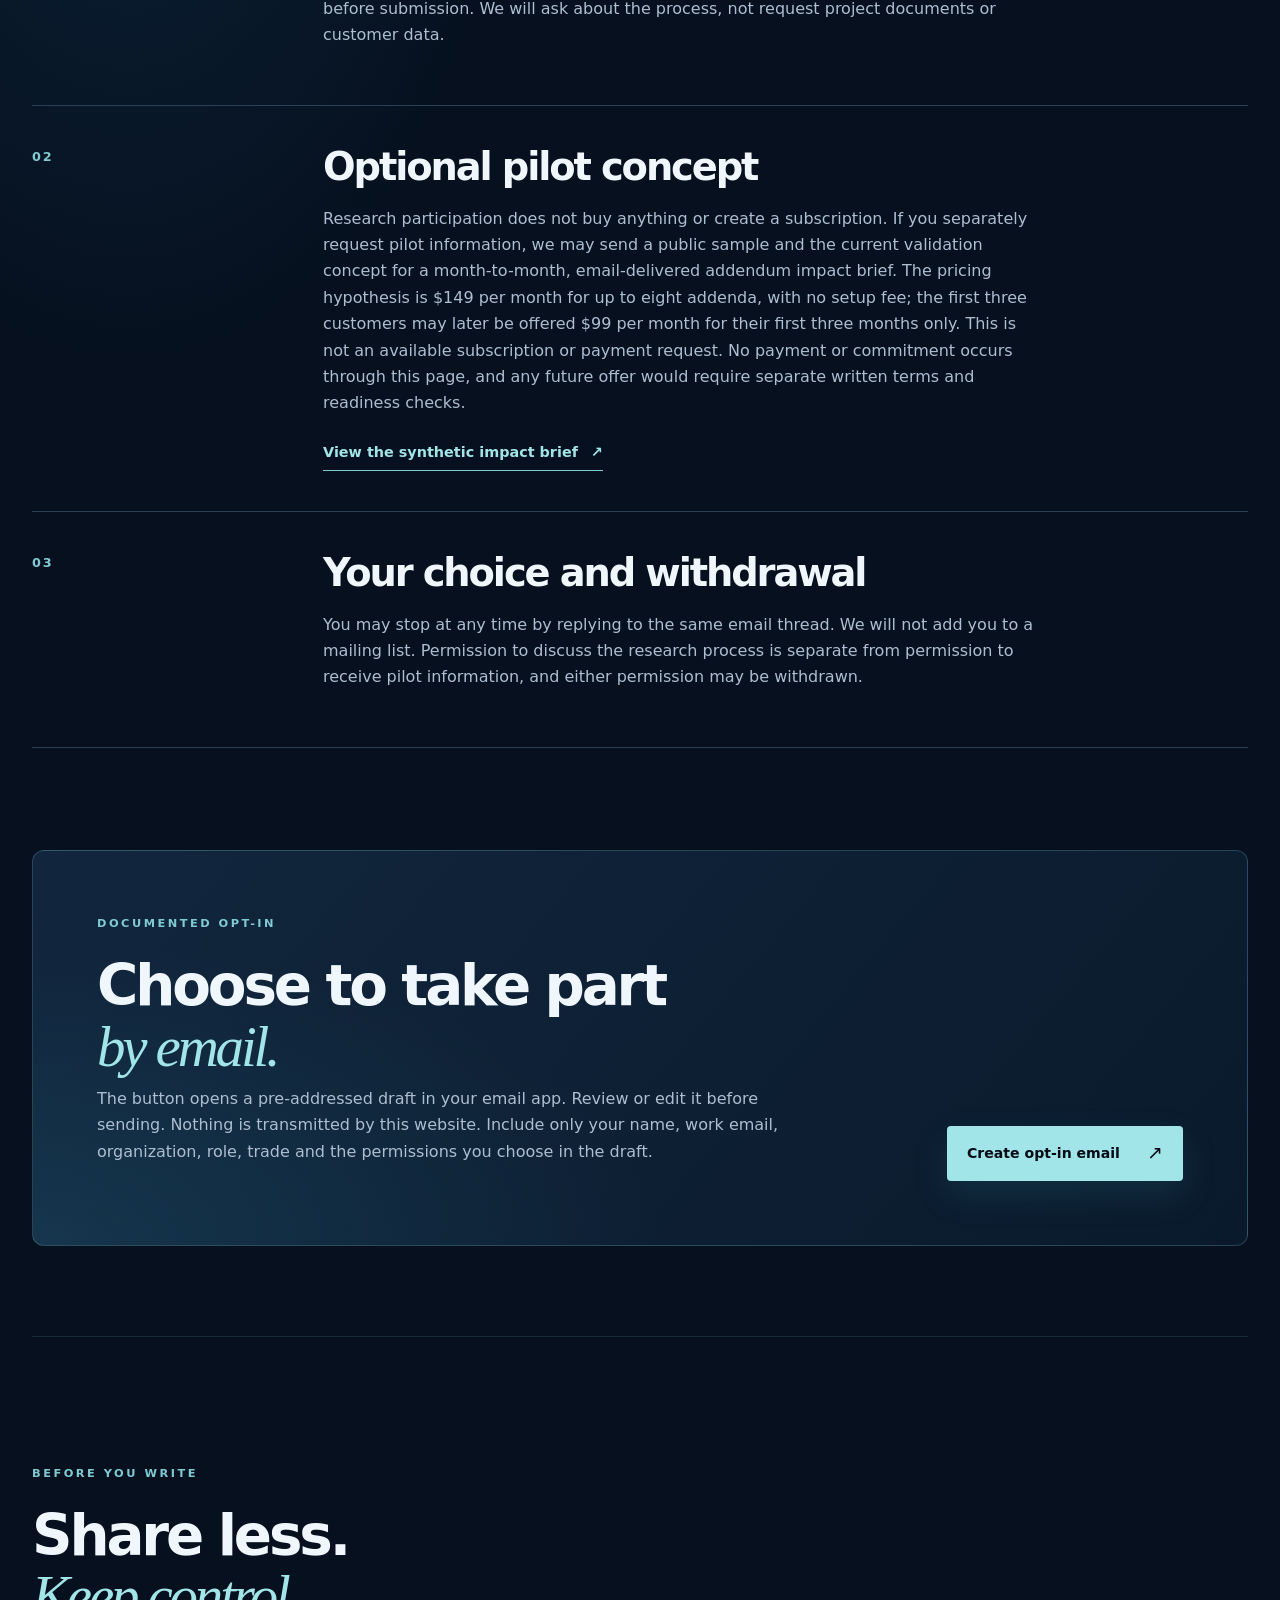
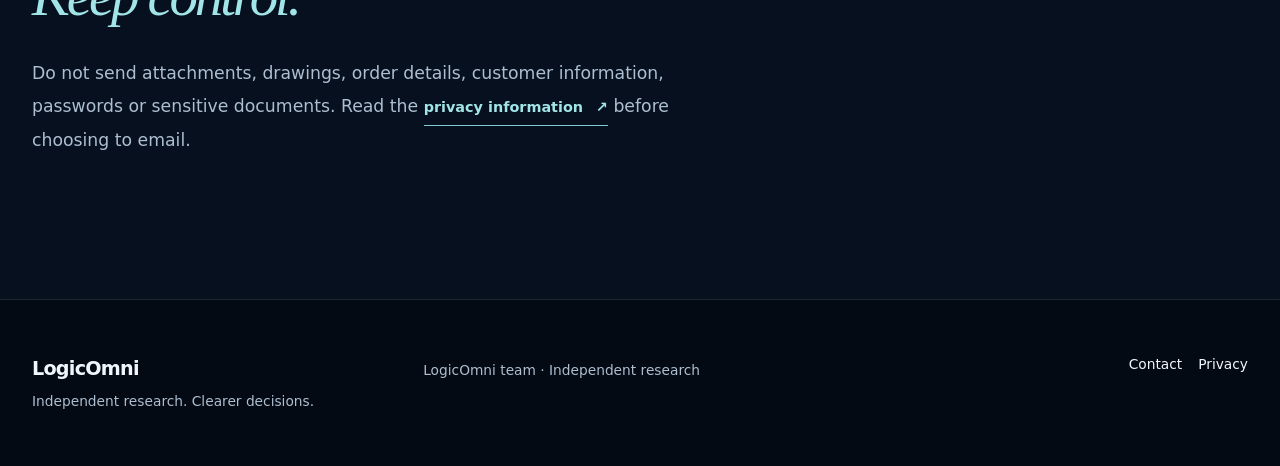
<file: public/research-participation.html>
<!doctype html>
<html lang="en">
<head>
  <meta charset="utf-8">
  <meta name="viewport" content="width=device-width, initial-scale=1">
  <meta name="description" content="Voluntarily opt in to LogicOmni research about how US specialty contractors review bid addenda before submission.">
  <meta name="referrer" content="no-referrer">
  <title>Research participation — LogicOmni</title>
  <link rel="canonical" href="https://logicomni.com/research-participation.html">
  <meta property="og:type" content="website">
  <meta property="og:site_name" content="LogicOmni">
  <meta property="og:title" content="Research participation — LogicOmni">
  <meta property="og:description" content="A voluntary email-based research conversation about reviewing bid addenda before submission.">
  <meta property="og:url" content="https://logicomni.com/research-participation.html">
  <meta name="twitter:card" content="summary">
  <meta name="twitter:title" content="Research participation — LogicOmni">
  <meta name="twitter:description" content="A voluntary email-based research conversation about reviewing bid addenda before submission.">
  <link rel="icon" type="image/svg+xml" href="favicon.svg">
  <link rel="stylesheet" href="styles.css">
  <script src="motion.js" defer></script>
</head>
<body>
  <canvas class="ambient-canvas" aria-hidden="true"></canvas>
  <a class="skip-link" href="#main">Skip to content</a>
  <header class="site-header"><div class="shell nav-shell"><a class="brand" href="index.html" aria-label="LogicOmni home"><span class="brand-mark" aria-hidden="true"><i></i><i></i><i></i></span><span class="brand-word">LogicOmni<small>Independent research</small></span></a><nav aria-label="Main navigation"><a href="index.html">Home</a><a href="about.html">About</a><a href="research.html" aria-current="page">Research</a><a href="contact.html">Contact</a><a href="privacy.html">Privacy</a></nav></div></header>
  <main id="main">
    <section class="page-hero shell reveal"><p class="eyebrow"><span class="eyebrow-line" aria-hidden="true"></span> Voluntary research participation</p><h1>Help us understand<br><em>one bid-risk process.</em></h1><p class="hero-lead">The LogicOmni team is seeking estimators and operations professionals at small US specialty contractors for an email-based conversation about how issued addenda are found, reviewed and reflected in a bid before submission. Participation is voluntary and is not a sales commitment.</p></section>
    <section class="section shell two-column" aria-labelledby="fit-title"><div class="reveal"><p class="eyebrow">Who this is for</p><h2 id="fit-title">A focused<br><em>research fit.</em></h2><p class="section-intro">You may be a fit if all of these points describe you.</p></div><div class="prose reveal delay-2"><p>You work at a US electrical, fire-protection, glazing, roofing or other specialty contracting company with approximately 5–100 employees.</p><p>Your role touches estimating, preconstruction, project management, operations or ownership, and you understand how late addenda are checked against the current estimate and bid package.</p><p>You can discuss the workflow without sharing drawings, bid files, prices, customer names, controlled information or other confidential material.</p></div></section>
    <section class="section shell privacy-stack" aria-label="Participation details"><article class="privacy-row reveal"><span class="privacy-number">01</span><div><h2>What we will discuss</h2><p>One asynchronous email thread covering up to eight questions about where addenda arrive, who reviews them, how trade impact is recorded, and what must be checked before submission. We will ask about the process, not request project documents or customer data.</p></div></article><article class="privacy-row reveal"><span class="privacy-number">02</span><div><h2>Optional pilot concept</h2><p>Research participation does not buy anything or create a subscription. If you separately request pilot information, we may send a public sample and the current validation concept for a month-to-month, email-delivered addendum impact brief. The pricing hypothesis is $149 per month for up to eight addenda, with no setup fee; the first three customers may later be offered $99 per month for their first three months only. This is not an available subscription or payment request. No payment or commitment occurs through this page, and any future offer would require separate written terms and readiness checks.</p><a class="inline-arrow" href="addendum-impact-sample.html">View the synthetic impact brief <span aria-hidden="true">↗</span></a></div></article><article class="privacy-row reveal"><span class="privacy-number">03</span><div><h2>Your choice and withdrawal</h2><p>You may stop at any time by replying to the same email thread. We will not add you to a mailing list. Permission to discuss the research process is separate from permission to receive pilot information, and either permission may be withdrawn.</p></div></article></section>
    <section class="closing shell reveal" aria-labelledby="optin-title"><div><p class="eyebrow">Documented opt-in</p><h2 id="optin-title">Choose to take part<br><em>by email.</em></h2><p>The button opens a pre-addressed draft in your email app. Review or edit it before sending. Nothing is transmitted by this website. Include only your name, work email, organization, role, trade and the permissions you choose in the draft.</p></div><a class="button button-primary" href="mailto:contact@logicomni.com?subject=Research%20opt-in%20%E2%80%94%20bid%20addendum%20review&amp;body=I%20would%20like%20to%20take%20part%20in%20one%20LogicOmni%20email-based%20research%20conversation%20about%20bid%20addendum%20review.%0A%0AName%3A%0AOrganization%3A%0ARole%3A%0ATrade%3A%0AWork%20email%3A%0A%0AI%20confirm%20that%20I%20may%20discuss%20this%20process%20without%20sharing%20confidential%2C%20customer%2C%20controlled%20or%20employer-restricted%20information.%20I%20understand%20that%20I%20can%20withdraw%20at%20any%20time.%20You%20may%20reply%20about%20this%20research%20conversation%20only.%0A%0AOptional%20and%20separate%3A%20Send%20me%20the%20public%20sample%20and%20written%20pilot%20details%3A%20YES%20%2F%20NO">Create opt-in email <span aria-hidden="true">↗</span></a></section>
    <section class="statement shell reveal" aria-labelledby="privacy-note-title"><p class="eyebrow">Before you write</p><h2 id="privacy-note-title">Share less.<br><em>Keep control.</em></h2><p>Do not send attachments, drawings, order details, customer information, passwords or sensitive documents. Read the <a class="inline-arrow" href="privacy.html">privacy information <span aria-hidden="true">↗</span></a> before choosing to email.</p></section>
  </main>
  <footer class="site-footer"><div class="shell footer-grid"><div><strong>LogicOmni</strong><p>Independent research. Clearer decisions.</p></div><div><p>LogicOmni team · Independent research</p></div><nav aria-label="Footer navigation"><a href="contact.html">Contact</a><a href="privacy.html">Privacy</a></nav></div></footer>
</body>
</html>
</file>
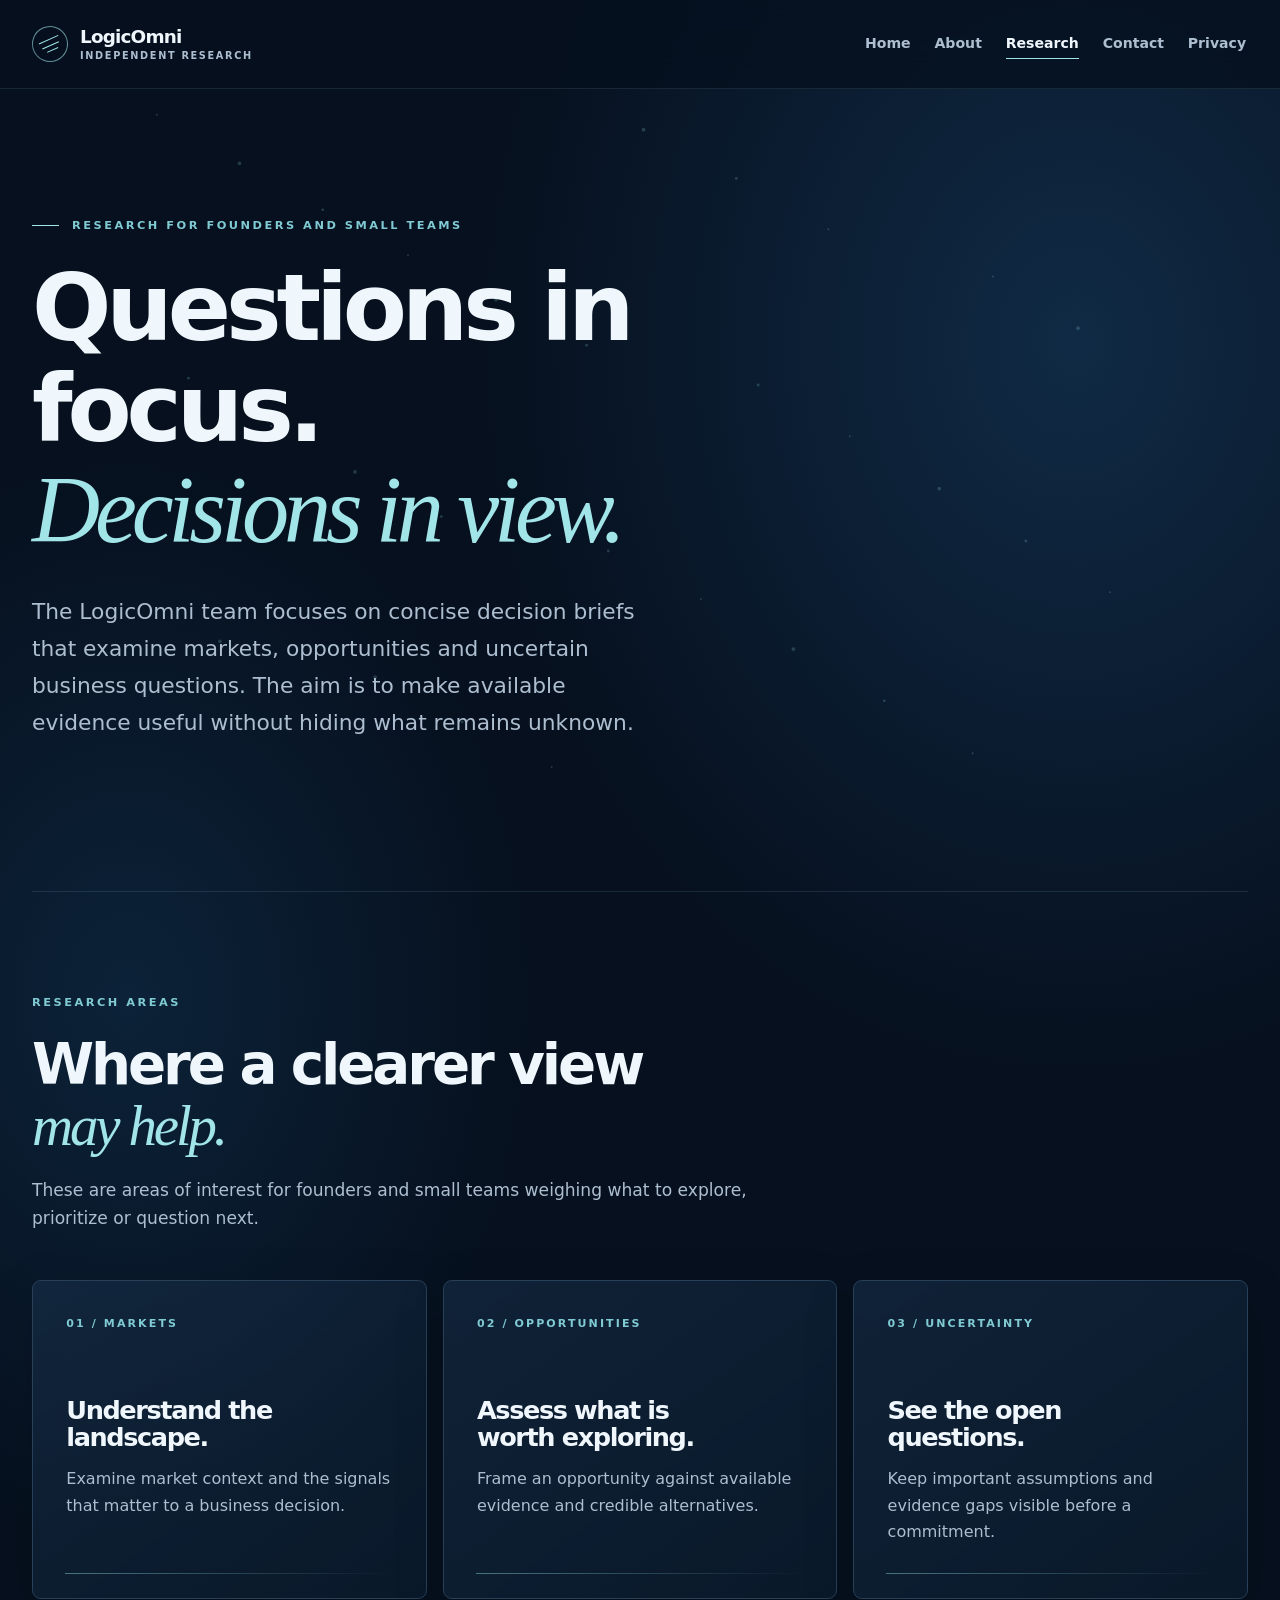
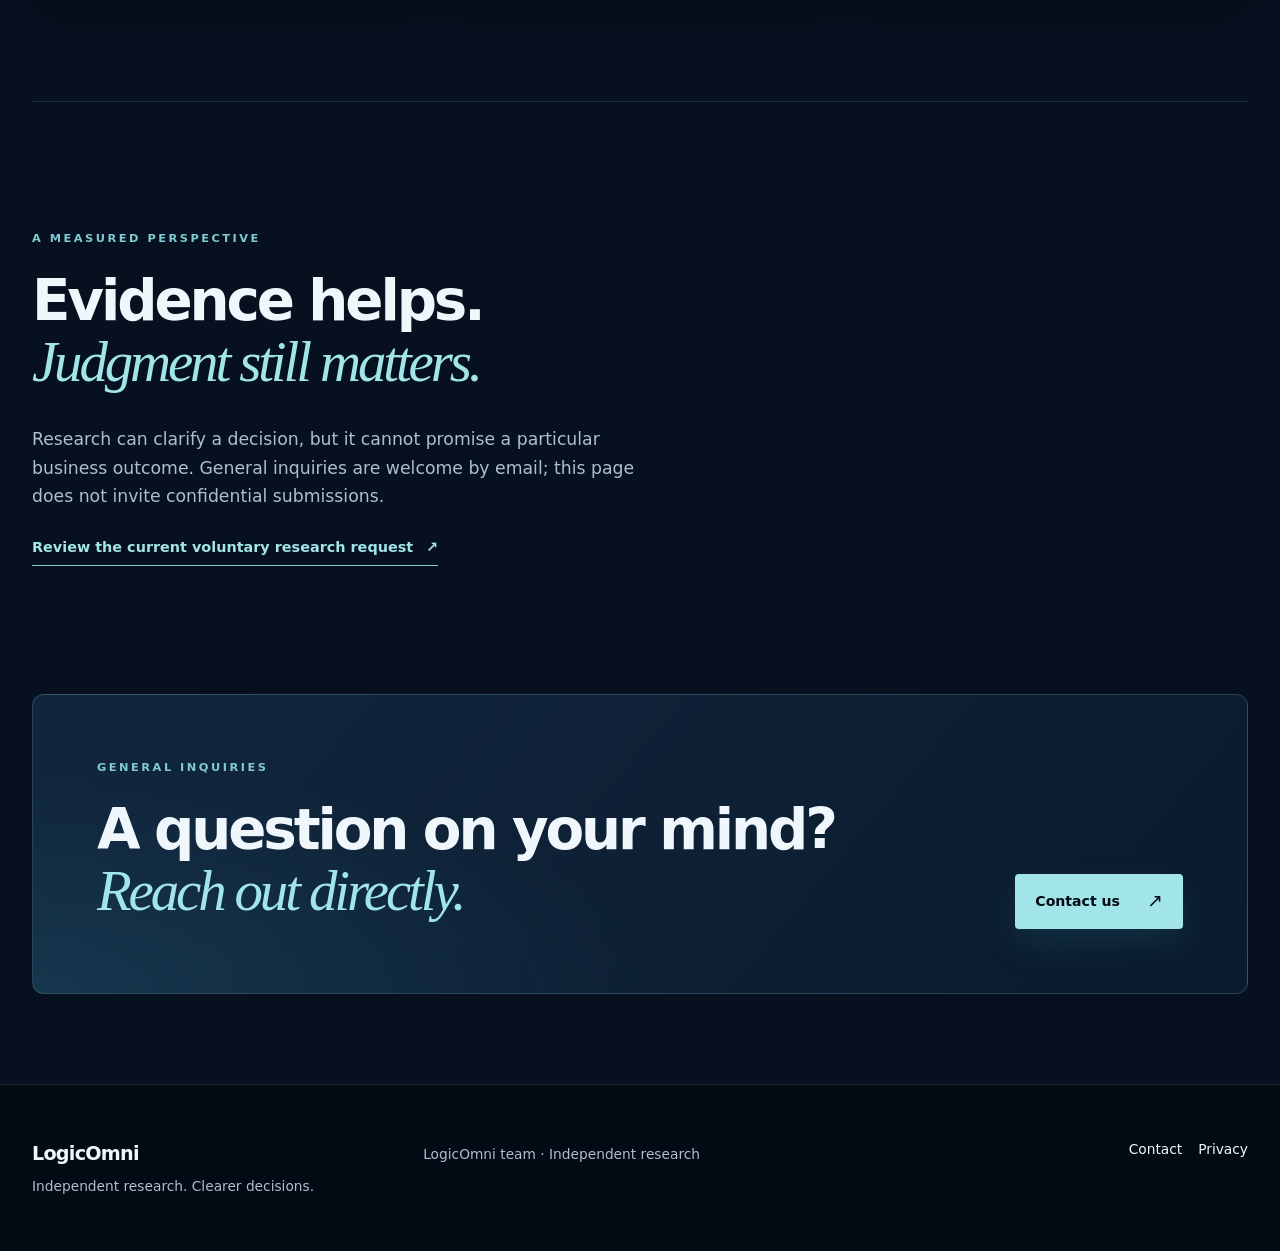
<file: public/research.html>
<!doctype html>
<html lang="en">
<head>
  <meta charset="utf-8">
  <meta name="viewport" content="width=device-width, initial-scale=1">
  <meta name="description" content="LogicOmni explores markets, opportunities and uncertain business questions for founders and small teams through evidence-based decision briefs.">
  <meta name="referrer" content="no-referrer">
  <title>Research for business decisions — LogicOmni</title>
  <link rel="canonical" href="https://logicomni.com/research.html">
  <meta property="og:type" content="website">
  <meta property="og:site_name" content="LogicOmni">
  <meta property="og:title" content="Research for business decisions — LogicOmni">
  <meta property="og:description" content="Research on markets, opportunities and uncertain business questions for founders and small teams.">
  <meta property="og:url" content="https://logicomni.com/research.html">
  <meta name="twitter:card" content="summary">
  <meta name="twitter:title" content="Research for business decisions — LogicOmni">
  <meta name="twitter:description" content="Research on markets, opportunities and uncertain business questions for founders and small teams.">
  <link rel="icon" type="image/svg+xml" href="favicon.svg">
  <link rel="stylesheet" href="styles.css">
  <script src="motion.js" defer></script>
</head>
<body>
  <canvas class="ambient-canvas" aria-hidden="true"></canvas>
  <a class="skip-link" href="#main">Skip to content</a>
  <header class="site-header"><div class="shell nav-shell"><a class="brand" href="index.html" aria-label="LogicOmni home"><span class="brand-mark" aria-hidden="true"><i></i><i></i><i></i></span><span class="brand-word">LogicOmni<small>Independent research</small></span></a><nav aria-label="Main navigation"><a href="index.html">Home</a><a href="about.html">About</a><a href="research.html" aria-current="page">Research</a><a href="contact.html">Contact</a><a href="privacy.html">Privacy</a></nav></div></header>
  <main id="main">
    <section class="page-hero shell reveal"><p class="eyebrow"><span class="eyebrow-line" aria-hidden="true"></span> Research for founders and small teams</p><h1>Questions in focus.<br><em>Decisions in view.</em></h1><p class="hero-lead">The LogicOmni team focuses on concise decision briefs that examine markets, opportunities and uncertain business questions. The aim is to make available evidence useful without hiding what remains unknown.</p></section>
    <section class="section shell" aria-labelledby="interests-title"><div class="section-heading reveal"><p class="eyebrow">Research areas</p><h2 id="interests-title">Where a clearer view<br><em>may help.</em></h2><p>These are areas of interest for founders and small teams weighing what to explore, prioritize or question next.</p></div><div class="card-grid"><article class="glass-card reveal delay-1" data-tilt><span class="card-index">01 / MARKETS</span><h3>Understand the landscape.</h3><p>Examine market context and the signals that matter to a business decision.</p><span class="card-line" aria-hidden="true"></span></article><article class="glass-card reveal delay-2" data-tilt><span class="card-index">02 / OPPORTUNITIES</span><h3>Assess what is worth exploring.</h3><p>Frame an opportunity against available evidence and credible alternatives.</p><span class="card-line" aria-hidden="true"></span></article><article class="glass-card reveal delay-3" data-tilt><span class="card-index">03 / UNCERTAINTY</span><h3>See the open questions.</h3><p>Keep important assumptions and evidence gaps visible before a commitment.</p><span class="card-line" aria-hidden="true"></span></article></div></section>
    <section class="statement shell reveal" aria-labelledby="boundary-title"><p class="eyebrow">A measured perspective</p><h2 id="boundary-title">Evidence helps.<br><em>Judgment still matters.</em></h2><p>Research can clarify a decision, but it cannot promise a particular business outcome. General inquiries are welcome by email; this page does not invite confidential submissions.</p><a class="inline-arrow" href="research-participation.html">Review the current voluntary research request <span aria-hidden="true">↗</span></a></section>
    <section class="closing shell reveal" aria-labelledby="contact-title"><div><p class="eyebrow">General inquiries</p><h2 id="contact-title">A question on your mind?<br><em>Reach out directly.</em></h2></div><a class="button button-primary" href="contact.html">Contact us <span aria-hidden="true">↗</span></a></section>
  </main>
  <footer class="site-footer"><div class="shell footer-grid"><div><strong>LogicOmni</strong><p>Independent research. Clearer decisions.</p></div><div><p>LogicOmni team · Independent research</p></div><nav aria-label="Footer navigation"><a href="contact.html">Contact</a><a href="privacy.html">Privacy</a></nav></div></footer>
</body>
</html>
</file>
<file: public/styles.css>
:root {
  color-scheme: dark;
  --night: #06101e;
  --night-deep: #040a14;
  --surface: #0d1d31;
  --surface-strong: #12253b;
  --line: #284058;
  --ink: #f0f7fc;
  --muted: #adbed0;
  --cyan: #a1e5e9;
  --cyan-soft: #80cbd3;
  --focus: #d7f7fb;
}

*, *::before, *::after { box-sizing: border-box; }
html { scroll-behavior: smooth; }
body {
  margin: 0;
  min-width: 0;
  background: radial-gradient(ellipse 65% 36% at 84% 12%, #102a45 0%, transparent 72%),
              radial-gradient(ellipse 40% 24% at 10% 35%, #0c2238 0%, transparent 80%),
              var(--night);
  color: var(--ink);
  font: 400 1rem/1.65 system-ui, -apple-system, BlinkMacSystemFont, "Segoe UI", sans-serif;
  -webkit-font-smoothing: antialiased;
}
a { color: inherit; }
a:focus-visible { outline: 2px solid var(--focus); outline-offset: 5px; border-radius: .2rem; }
h1, h2, h3, p { margin-top: 0; }
h1, h2, h3 { letter-spacing: -.055em; line-height: 1.08; overflow-wrap: anywhere; }
h1 { font-size: clamp(3.1rem, 7.3vw, 7.7rem); font-weight: 580; }
h2 { font-size: clamp(2.2rem, 4.4vw, 4.2rem); font-weight: 550; }
h3 { font-size: clamp(1.35rem, 2vw, 1.7rem); font-weight: 590; }
em { color: var(--cyan); font: italic 400 1.01em/1 Georgia, "Times New Roman", serif; letter-spacing: -.055em; }
p { max-width: 70ch; }
.shell { width: min(100% - 3.5rem, 1216px); margin-inline: auto; }
.skip-link { position: fixed; top: -5rem; left: 1rem; z-index: 100; padding: .7rem 1rem; background: var(--cyan); color: var(--night-deep); font-weight: 700; }
.skip-link:focus { top: 1rem; }
.ambient-canvas { position: fixed; z-index: 0; inset: 0; width: 100%; height: 100%; pointer-events: none; opacity: .42; }
.site-header, main, .site-footer { position: relative; z-index: 1; }
.site-header { position: sticky; top: 0; z-index: 30; border-bottom: 1px solid rgba(161, 229, 233, .11); background: rgba(6, 16, 30, .77); -webkit-backdrop-filter: blur(18px); backdrop-filter: blur(18px); }
.nav-shell { min-height: 5.5rem; display: flex; align-items: center; justify-content: space-between; gap: 2rem; }
.brand { display: inline-flex; align-items: center; gap: .75rem; flex-shrink: 0; text-decoration: none; }
.brand-mark { position: relative; display: block; width: 2.25rem; height: 2.25rem; border: 1px solid rgba(161,229,233,.6); border-radius: 50%; transform: rotate(-24deg); }
.brand-mark i { position: absolute; display: block; height: 1px; background: var(--cyan); transform-origin: center; }
.brand-mark i:nth-child(1) { width: 1.35rem; top: .74rem; left: .42rem; }
.brand-mark i:nth-child(2) { width: 1.13rem; top: 1.1rem; left: .5rem; }
.brand-mark i:nth-child(3) { width: .72rem; top: 1.46rem; left: .7rem; }
.brand-word { display: block; font-size: 1.15rem; line-height: 1.06; font-weight: 740; letter-spacing: -.045em; }
.brand-word small { display: block; margin-top: .25rem; color: var(--muted); font-size: .61rem; font-weight: 660; letter-spacing: .17em; text-transform: uppercase; }
.site-header nav { display: flex; flex-wrap: wrap; align-items: center; justify-content: flex-end; gap: .2rem 1.25rem; }
.site-header nav a { position: relative; padding: .5rem .12rem; color: var(--muted); font-size: .88rem; font-weight: 560; text-decoration: none; transition: color .2s ease; }
.site-header nav a::after { content: ""; position: absolute; bottom: .32rem; left: .12rem; width: calc(100% - .24rem); height: 1px; background: var(--cyan); transform: scaleX(0); transform-origin: left; transition: transform .22s ease; }
.site-header nav a:hover, .site-header nav a[aria-current] { color: var(--ink); }
.site-header nav a:hover::after, .site-header nav a[aria-current]::after { transform: scaleX(1); }
.eyebrow { display: flex; align-items: center; gap: .8rem; margin-bottom: 1.5rem; color: var(--cyan-soft); font-size: .71rem; font-weight: 760; letter-spacing: .22em; line-height: 1.5; text-transform: uppercase; }
.eyebrow-line { width: 1.7rem; height: 1px; flex-shrink: 0; background: var(--cyan); }
.hero { min-height: min(840px, calc(100svh - 5.5rem)); display: grid; grid-template-columns: minmax(0, 1.16fr) minmax(0, .84fr); align-items: center; gap: clamp(2rem, 4vw, 5rem); padding-block: clamp(5rem, 9vw, 9rem); }
.hero h1 { margin-bottom: 2rem; max-width: 9ch; }
.hero-lead { max-width: 45ch; color: var(--muted); font-size: clamp(1.14rem, 1.7vw, 1.37rem); line-height: 1.7; }
.hero-actions { display: flex; flex-wrap: wrap; gap: .85rem; margin-top: 2.5rem; }
.button { display: inline-flex; align-items: center; justify-content: space-between; gap: 1.7rem; min-height: 3.25rem; padding: .7rem 1.2rem; border: 1px solid transparent; border-radius: .25rem; font-size: .88rem; font-weight: 710; text-decoration: none; transition: transform .22s ease, background .22s ease, border-color .22s ease, box-shadow .22s ease; }
.button:hover { transform: translateY(-3px); }
.button span { font-size: 1.17rem; font-weight: 500; transition: transform .22s ease; }
.button:hover span { transform: translate(2px, -2px); }
.button-primary { background: var(--cyan); color: var(--night-deep); box-shadow: 0 14px 34px rgba(49, 151, 167, .16); }
.button-primary:hover { background: #c7f4f5; box-shadow: 0 18px 38px rgba(49, 151, 167, .23); }
.button-quiet { border-color: var(--line); color: var(--ink); background: rgba(13,29,49,.4); }
.button-quiet:hover { border-color: var(--cyan-soft); background: rgba(20,49,73,.55); }
.hero-visual { position: relative; width: min(100%, 470px); aspect-ratio: 1; justify-self: center; display: grid; place-items: center; isolation: isolate; }
.hero-visual::before { content: ""; position: absolute; inset: 5%; border-radius: 50%; background: radial-gradient(circle, rgba(98,208,222,.2) 0%, rgba(42,123,169,.09) 38%, transparent 69%); filter: blur(15px); }
.orbit { position: absolute; border: 1px solid rgba(144,217,226,.18); border-radius: 50%; }
.orbit-one { width: 90%; height: 90%; transform: rotateX(68deg) rotate(-18deg); }
.orbit-two { width: 66%; height: 66%; transform: rotateY(55deg) rotate(27deg); border-color: rgba(144,217,226,.27); }
.orbit-three { width: 42%; height: 42%; border-color: rgba(144,217,226,.4); box-shadow: 0 0 45px rgba(81,188,206,.11); }
.orb-core { width: 16%; aspect-ratio: 1; border-radius: 50%; background: radial-gradient(circle at 35% 32%, #d4fbff, #76cbd9 35%, #174969 76%); box-shadow: 0 0 48px rgba(102,208,223,.48), 0 0 120px rgba(68,172,205,.21); }
.visual-caption { position: absolute; bottom: 2%; left: 0; width: 100%; color: var(--muted); font-size: .72rem; font-weight: 620; letter-spacing: .19em; text-align: center; text-transform: uppercase; }
.section { padding-block: clamp(5rem, 8vw, 9rem); border-top: 1px solid rgba(161,229,233,.12); }
.section-heading { margin-bottom: 3rem; }
.section-heading h2 { max-width: 16ch; margin-bottom: 1.2rem; }
.section-heading > p:last-child { color: var(--muted); font-size: 1.07rem; }
.card-grid { display: grid; grid-template-columns: repeat(3, minmax(0, 1fr)); gap: 1rem; }
.glass-card { position: relative; min-width: 0; min-height: 19rem; padding: clamp(1.5rem, 2.6vw, 2.2rem); overflow: hidden; border: 1px solid var(--line); border-radius: .55rem; background: linear-gradient(145deg, rgba(25,50,77,.54), rgba(11,27,45,.8)); box-shadow: 0 16px 55px rgba(0,0,0,.12); transition: transform .25s ease, border-color .25s ease, box-shadow .25s ease; }
.glass-card:hover { transform: translateY(-6px); border-color: rgba(161,229,233,.49); box-shadow: 0 28px 70px rgba(0,0,0,.25); }
.card-index { display: block; margin-bottom: 4rem; color: var(--cyan-soft); font-size: .69rem; font-weight: 760; letter-spacing: .19em; }
.glass-card h3 { max-width: 15ch; margin-bottom: .9rem; }
.glass-card p { color: var(--muted); margin-bottom: 1.2rem; }
.card-line { position: absolute; right: 2rem; bottom: 1.5rem; left: 2rem; height: 1px; background: linear-gradient(90deg, var(--cyan-soft), transparent); opacity: .5; }
.statement { padding-block: clamp(6rem, 10vw, 11rem); border-top: 1px solid rgba(161,229,233,.12); }
.statement h2 { max-width: 19ch; margin-bottom: 2rem; }
.statement > p:not(.eyebrow) { max-width: 58ch; color: var(--muted); font-size: 1.08rem; }
.inline-arrow { display: inline-flex; gap: .8rem; align-items: center; margin-top: .5rem; padding-bottom: .32rem; border-bottom: 1px solid var(--cyan-soft); color: var(--cyan); font-size: .9rem; font-weight: 660; text-decoration: none; transition: gap .2s ease, color .2s ease; }
.inline-arrow:hover { gap: 1.2rem; color: var(--ink); }
.closing { display: flex; align-items: end; justify-content: space-between; gap: 2rem; margin-bottom: clamp(4rem, 7vw, 7rem); padding: clamp(2rem, 5vw, 5rem); border: 1px solid rgba(161,229,233,.2); border-radius: .75rem; background: radial-gradient(ellipse 65% 95% at 0% 100%, rgba(42,122,147,.22), transparent 80%), linear-gradient(130deg, #11263d, #0a1a2c); }
.closing h2 { margin-bottom: .5rem; }
.closing p:not(.eyebrow) { color: var(--muted); }
.closing .button { flex-shrink: 0; }
.page-hero { padding-block: clamp(6rem, 10vw, 10rem); }
.page-hero h1 { max-width: 14ch; margin-bottom: 2rem; }
.two-column { display: grid; grid-template-columns: minmax(0,.85fr) minmax(0,1.15fr); gap: clamp(2rem, 7vw, 8rem); }
.two-column h2 { margin-bottom: .7rem; }
.section-intro { color: var(--cyan-soft); font-weight: 650; }
.prose p { color: var(--muted); font-size: 1.08rem; }
.prose p + p { margin-top: 1.7rem; }
.contact-layout { display: grid; grid-template-columns: minmax(0,1.15fr) minmax(0,.85fr); gap: clamp(2rem, 5vw, 5rem); align-items: start; }
.contact-panel { min-width: 0; padding: clamp(1.7rem, 4vw, 3.2rem); border: 1px solid rgba(161,229,233,.25); border-radius: .7rem; background: radial-gradient(ellipse 80% 90% at 0% 100%, rgba(54,154,181,.23), transparent), var(--surface); }
.contact-panel h2 { margin: 3rem 0 1.5rem; font-size: clamp(1.5rem, 3.4vw, 3.2rem); overflow-wrap: anywhere; }
.contact-panel h2 a { color: var(--cyan); text-decoration: none; border-bottom: 1px solid var(--cyan-soft); }
.contact-panel h2 a span { white-space: nowrap; }
.contact-panel > p:not(.eyebrow) { color: var(--muted); }
.contact-domain { display: block; padding-top: 2rem; color: var(--cyan-soft); font-size: .75rem; font-weight: 680; letter-spacing: .09em; text-transform: uppercase; }
.contact-guidance { padding-top: .5rem; }
.contact-guidance h2 { font-size: clamp(1.8rem, 3vw, 2.5rem); }
.privacy-stack { padding-top: 0; }
.privacy-row { display: grid; grid-template-columns: minmax(0, .28fr) minmax(0, 1fr); gap: 2rem; padding: 2.5rem 0; border-bottom: 1px solid var(--line); }
.privacy-row:first-child { border-top: 1px solid var(--line); }
.privacy-number { color: var(--cyan-soft); font-size: .8rem; font-weight: 750; letter-spacing: .15em; }
.privacy-row h2 { margin-bottom: 1.15rem; font-size: clamp(1.8rem, 3vw, 2.7rem); }
.privacy-row p { color: var(--muted); }
.privacy-row a { color: var(--cyan); text-underline-offset: .2em; overflow-wrap: anywhere; }
.site-footer { padding-block: 3.3rem; border-top: 1px solid rgba(161,229,233,.14); background: var(--night-deep); }
.footer-grid { display: grid; grid-template-columns: minmax(0,.8fr) minmax(0,1.5fr) auto; gap: 2rem; }
.site-footer strong { font-size: 1.2rem; letter-spacing: -.04em; }
.site-footer p { margin: .35rem 0 0; color: var(--muted); font-size: .86rem; }
.site-footer nav { display: flex; align-items: start; gap: 1rem; }
.site-footer a { color: var(--ink); font-size: .86rem; text-decoration: none; }
.site-footer a:hover { color: var(--cyan); }
.motion-ready .reveal { opacity: 0; transform: translateY(24px); transition: opacity .75s ease, transform .75s cubic-bezier(.2,.7,.2,1); }
.motion-ready .reveal.is-visible { opacity: 1; transform: translateY(0); }
.motion-ready .delay-1 { transition-delay: .08s; }
.motion-ready .delay-2 { transition-delay: .16s; }
.motion-ready .delay-3 { transition-delay: .24s; }
.page-exit main { opacity: 0; transform: translateY(8px); transition: opacity .18s ease, transform .18s ease; }

@media (max-width: 1000px) {
  .hero { grid-template-columns: minmax(0,1.2fr) minmax(0,.8fr); }
  .hero-visual { width: min(100%, 360px); }
  .footer-grid { grid-template-columns: 1fr 1fr; }
  .footer-grid nav { grid-column: 1 / -1; }
}
@media (max-width: 760px) {
  .shell { width: min(100% - 2.25rem, 1216px); }
  .nav-shell { padding-block: 1rem; align-items: flex-start; flex-direction: column; gap: .85rem; }
  .site-header nav { justify-content: flex-start; gap: .15rem .95rem; }
  .hero { grid-template-columns: 1fr; min-height: 0; padding-block: 5.5rem 4rem; }
  .hero-visual, .ambient-canvas { display: none; }
  .card-grid, .two-column, .contact-layout { grid-template-columns: 1fr; }
  .glass-card { min-height: 0; }
  .card-index { margin-bottom: 2.5rem; }
  .closing { flex-direction: column; align-items: flex-start; }
  .page-hero { padding-block: 5rem; }
}
@media (max-width: 480px) {
  .shell { width: min(100% - 1.5rem, 1216px); }
  .site-header nav { gap: .05rem .7rem; }
  .site-header nav a { font-size: .8rem; }
  .hero h1, .page-hero h1 { font-size: clamp(2.8rem, 15vw, 4.1rem); }
  .hero-actions { flex-direction: column; align-items: stretch; }
  .button { width: 100%; }
  .privacy-row { grid-template-columns: 1fr; gap: .5rem; }
  .closing, .contact-panel { padding: 1.5rem; }
  .footer-grid { grid-template-columns: 1fr; }
  .footer-grid nav { grid-column: auto; }
}
@media (prefers-reduced-motion: reduce) {
  html { scroll-behavior: auto; }
  *, *::before, *::after { animation: none !important; transition: none !important; }
  .ambient-canvas { display: none; }
  .motion-ready .reveal { opacity: 1; transform: none; }
  .page-exit main { opacity: 1; transform: none; }
}
</file>
